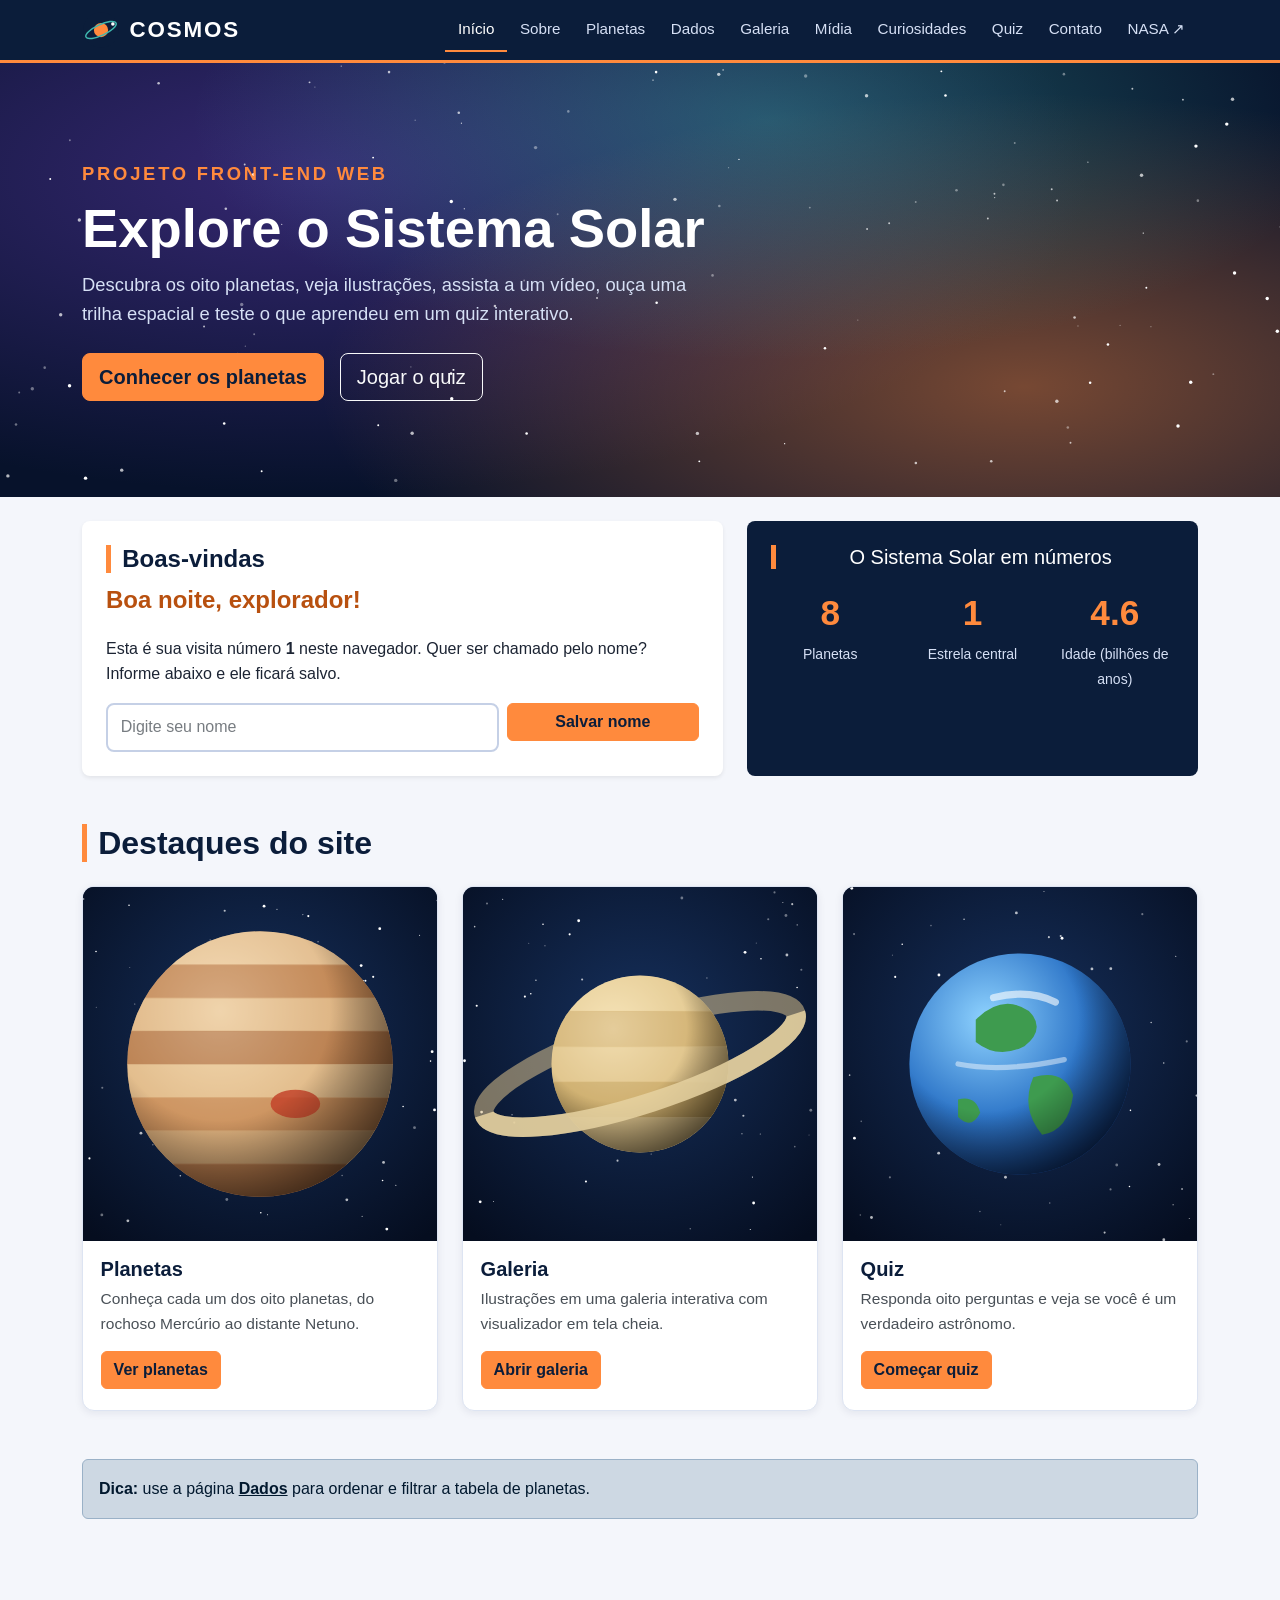
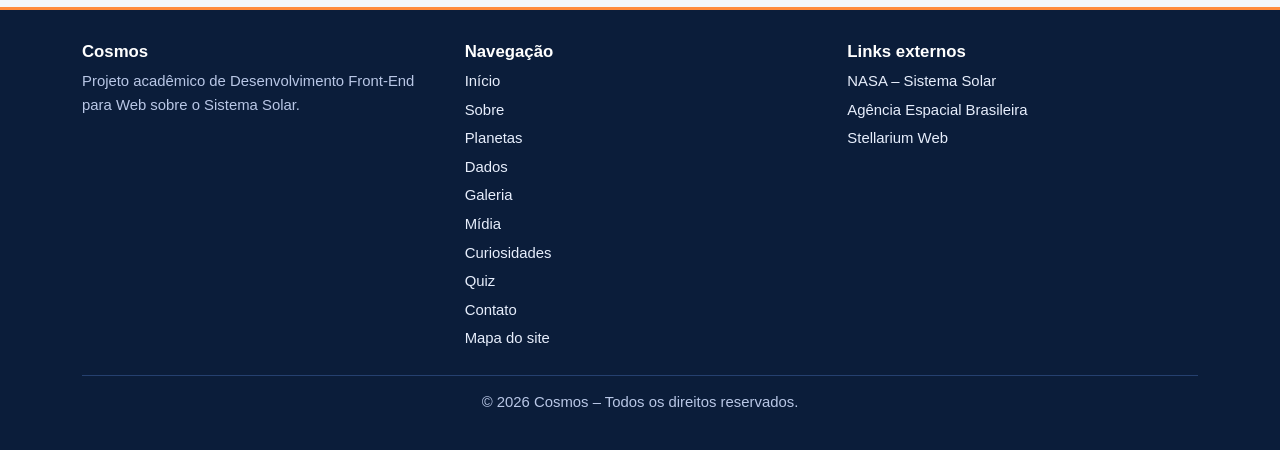
<file: index.html>
<!DOCTYPE html>
<html lang="pt-BR">
<head>
  <meta charset="UTF-8">
  <meta name="viewport" content="width=device-width, initial-scale=1">
  <meta name="description" content="Explore o Sistema Solar com o projeto Cosmos.">
  <title>Início | Cosmos</title>
  <link rel="icon" href="img/logo.svg" type="image/svg+xml">
  <link rel="stylesheet" href="css/bootstrap.min.css">
  <link rel="stylesheet" href="css/estilo.css">
  <style>
    section h2 {
      border-left: 5px solid #ff8a3d;
      padding-left: 0.7rem;
    }

    #saudacao {
      color: #b8500f;
    }

    .faixa-numeros {
      background-color: #0b1d3a;
      color: #d6e0f5;
    }

    .faixa-numeros .destaque-numero {
      color: #ff8a3d;
    }
  </style>
</head>
<body>
  <header class="cabecalho">
    <nav class="navbar navbar-expand-xl" aria-label="Menu principal">
      <div class="container">
        <a class="marca" href="index.html"><img src="img/logo.svg" alt="">Cosmos</a>
        <button class="navbar-toggler" type="button" data-bs-toggle="collapse" data-bs-target="#menu" aria-controls="menu" aria-expanded="false" aria-label="Abrir menu">
          <span class="navbar-toggler-icon"></span>
        </button>
        <div class="collapse navbar-collapse justify-content-end" id="menu">
          <ul class="navbar-nav">
            <li class="nav-item"><a class="menu-link" href="index.html">Início</a></li>
            <li class="nav-item"><a class="menu-link" href="sobre.html">Sobre</a></li>
            <li class="nav-item"><a class="menu-link" href="planetas.html">Planetas</a></li>
            <li class="nav-item"><a class="menu-link" href="dados.html">Dados</a></li>
            <li class="nav-item"><a class="menu-link" href="galeria.html">Galeria</a></li>
            <li class="nav-item"><a class="menu-link" href="multimidia.html">Mídia</a></li>
            <li class="nav-item"><a class="menu-link" href="curiosidades.html">Curiosidades</a></li>
            <li class="nav-item"><a class="menu-link" href="quiz.html">Quiz</a></li>
            <li class="nav-item"><a class="menu-link" href="contato.html">Contato</a></li>
            <li class="nav-item"><a class="menu-link" href="https://science.nasa.gov/solar-system/" target="_blank" rel="noopener">NASA &#8599;</a></li>
          </ul>
        </div>
      </div>
    </nav>
  </header>
  <section class="hero" aria-labelledby="titulo-hero">
    <div class="container">
      <p class="text-uppercase fw-bold mb-2" style="color: #ff8a3d; letter-spacing: 0.15em;">Projeto Front-End Web</p>
      <h1 id="titulo-hero">Explore o Sistema Solar</h1>
      <p>Descubra os oito planetas, veja ilustrações, assista a um vídeo, ouça uma trilha espacial e teste o que aprendeu em um quiz interativo.</p>
      <div class="d-flex flex-wrap gap-3 mt-4">
        <a class="btn btn-warning btn-lg fw-bold" href="planetas.html">Conhecer os planetas</a>
        <a class="btn btn-outline-light btn-lg" href="quiz.html">Jogar o quiz</a>
      </div>
    </div>
  </section>
  <main class="container py-4">
    <section class="mb-5" aria-labelledby="t-boas-vindas">
      <div class="row g-4 align-items-stretch">
        <div class="col-lg-7">
          <div class="p-4 bg-white rounded-3 shadow-sm h-100">
            <h2 id="t-boas-vindas" class="h4">Boas-vindas</h2>
            <p id="saudacao" class="fs-4 fw-bold"></p>
            <p>Esta é sua visita número <strong id="contador-visitas">1</strong> neste navegador. Quer ser chamado pelo nome? Informe abaixo e ele ficará salvo.</p>
            <form id="form-nome" class="row g-2 formulario">
              <div class="col-sm-8">
                <label for="campo-nome" class="visually-hidden">Seu nome</label>
                <input type="text" id="campo-nome" class="form-control" placeholder="Digite seu nome" required minlength="2">
              </div>
              <div class="col-sm-4">
                <button type="submit" class="btn btn-primary w-100 fw-bold">Salvar nome</button>
              </div>
            </form>
            <div id="aviso-nome" class="alert alert-success mt-3 mb-0 d-none" role="alert">Nome salvo com sucesso! Ele será lembrado nas próximas visitas.</div>
          </div>
        </div>
        <div class="col-lg-5">
          <aside class="p-4 rounded-3 text-center h-100 faixa-numeros">
            <h2 class="h5 text-white">O Sistema Solar em números</h2>
            <div class="row mt-3" id="painel-numeros"></div>
          </aside>
        </div>
      </div>
    </section>

    <section aria-labelledby="t-destaques">
      <h2 id="t-destaques" class="mb-4">Destaques do site</h2>
      <div class="row row-cols-1 row-cols-md-2 row-cols-xl-3 g-4">
        <div class="col">
          <article class="card h-100 cartao">
            <img src="img/jupiter.svg" class="card-img-top" alt="Ilustração: Planetas">
            <div class="card-body cartao-corpo d-flex flex-column">
              <h3 class="card-title">Planetas</h3>
              <p class="card-text flex-grow-1">Conheça cada um dos oito planetas, do rochoso Mercúrio ao distante Netuno.</p>
              <a href="planetas.html" class="btn btn-warning fw-bold align-self-start">Ver planetas</a>
            </div>
          </article>
        </div>
        <div class="col">
          <article class="card h-100 cartao">
            <img src="img/saturno.svg" class="card-img-top" alt="Ilustração: Galeria">
            <div class="card-body cartao-corpo d-flex flex-column">
              <h3 class="card-title">Galeria</h3>
              <p class="card-text flex-grow-1">Ilustrações em uma galeria interativa com visualizador em tela cheia.</p>
              <a href="galeria.html" class="btn btn-warning fw-bold align-self-start">Abrir galeria</a>
            </div>
          </article>
        </div>
        <div class="col">
          <article class="card h-100 cartao">
            <img src="img/terra.svg" class="card-img-top" alt="Ilustração: Quiz">
            <div class="card-body cartao-corpo d-flex flex-column">
              <h3 class="card-title">Quiz</h3>
              <p class="card-text flex-grow-1">Responda oito perguntas e veja se você é um verdadeiro astrônomo.</p>
              <a href="quiz.html" class="btn btn-warning fw-bold align-self-start">Começar quiz</a>
            </div>
          </article>
        </div>
      </div>
    </section>

    <div class="alert alert-info mt-5" role="alert">
      <strong>Dica:</strong> use a página <a href="dados.html" class="alert-link">Dados</a> para ordenar e filtrar a tabela de planetas.
    </div>
  </main>
  <footer class="rodape">
    <div class="container">
      <div class="rodape-colunas">
        <div>
          <h4>Cosmos</h4>
          <p>Projeto acadêmico de Desenvolvimento Front-End para Web sobre o Sistema Solar.</p>
        </div>
        <div>
          <h4>Navegação</h4>
          <ul>
            <li><a href="index.html">Início</a></li>
            <li><a href="sobre.html">Sobre</a></li>
            <li><a href="planetas.html">Planetas</a></li>
            <li><a href="dados.html">Dados</a></li>
            <li><a href="galeria.html">Galeria</a></li>
            <li><a href="multimidia.html">Mídia</a></li>
            <li><a href="curiosidades.html">Curiosidades</a></li>
            <li><a href="quiz.html">Quiz</a></li>
            <li><a href="contato.html">Contato</a></li>
            <li><a href="mapa-do-site.html">Mapa do site</a></li>
          </ul>
        </div>
        <div>
          <h4>Links externos</h4>
          <ul>
            <li><a href="https://science.nasa.gov/solar-system/" target="_blank" rel="noopener">NASA – Sistema Solar</a></li>
            <li><a href="https://www.gov.br/aeb" target="_blank" rel="noopener">Agência Espacial Brasileira</a></li>
            <li><a href="https://stellarium-web.org/" target="_blank" rel="noopener">Stellarium Web</a></li>
          </ul>
        </div>
      </div>
      <p class="direitos">&copy; <span id="ano-atual">2026</span> Cosmos – Todos os direitos reservados.</p>
    </div>
  </footer>
    <script src="js/bootstrap.bundle.min.js"></script>
    <script src="js/comum.js"></script>
    <script src="js/inicio.js"></script>
</body>
</html>
</file>
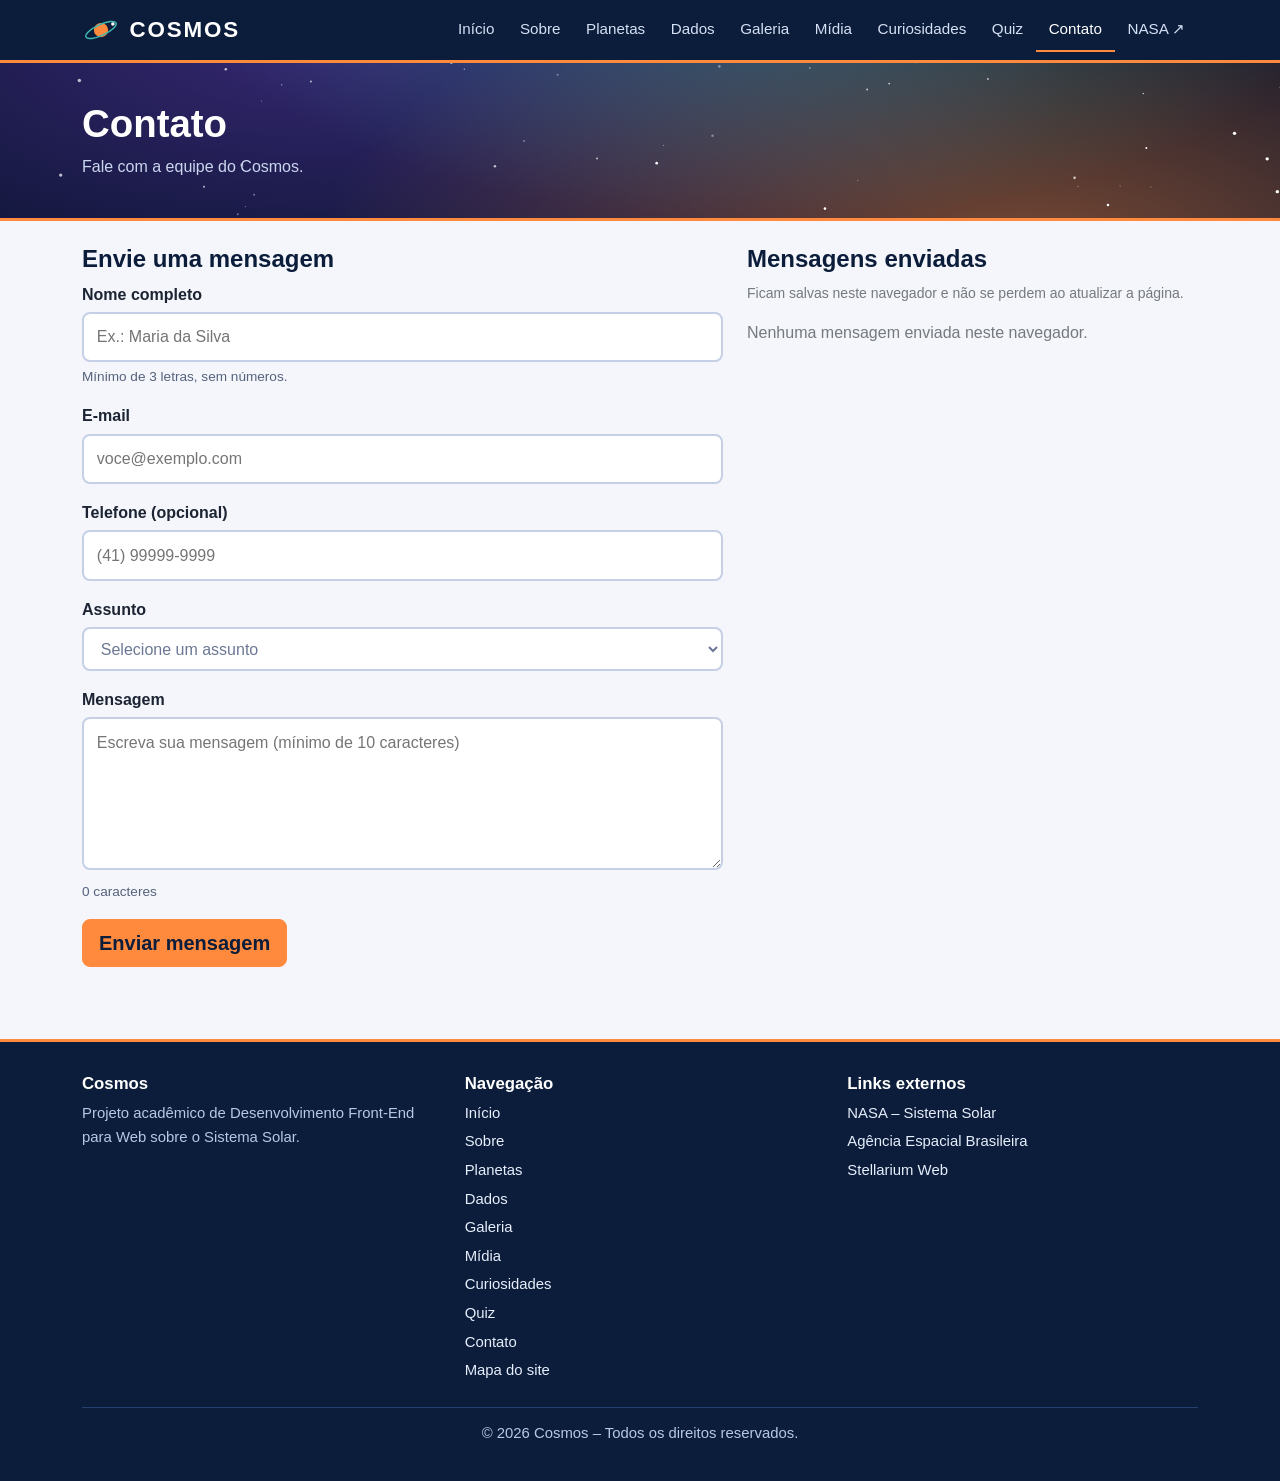
<file: contato.html>
<!DOCTYPE html>
<html lang="pt-BR">
<head>
  <meta charset="UTF-8">
  <meta name="viewport" content="width=device-width, initial-scale=1">
  <meta name="description" content="Fale com a equipe do Cosmos.">
  <title>Contato | Cosmos</title>
  <link rel="icon" href="img/logo.svg" type="image/svg+xml">
  <link rel="stylesheet" href="css/bootstrap.min.css">
  <link rel="stylesheet" href="css/estilo.css">
</head>
<body>
  <header class="cabecalho">
    <nav class="navbar navbar-expand-xl" aria-label="Menu principal">
      <div class="container">
        <a class="marca" href="index.html"><img src="img/logo.svg" alt="">Cosmos</a>
        <button class="navbar-toggler" type="button" data-bs-toggle="collapse" data-bs-target="#menu" aria-controls="menu" aria-expanded="false" aria-label="Abrir menu">
          <span class="navbar-toggler-icon"></span>
        </button>
        <div class="collapse navbar-collapse justify-content-end" id="menu">
          <ul class="navbar-nav">
            <li class="nav-item"><a class="menu-link" href="index.html">Início</a></li>
            <li class="nav-item"><a class="menu-link" href="sobre.html">Sobre</a></li>
            <li class="nav-item"><a class="menu-link" href="planetas.html">Planetas</a></li>
            <li class="nav-item"><a class="menu-link" href="dados.html">Dados</a></li>
            <li class="nav-item"><a class="menu-link" href="galeria.html">Galeria</a></li>
            <li class="nav-item"><a class="menu-link" href="multimidia.html">Mídia</a></li>
            <li class="nav-item"><a class="menu-link" href="curiosidades.html">Curiosidades</a></li>
            <li class="nav-item"><a class="menu-link" href="quiz.html">Quiz</a></li>
            <li class="nav-item"><a class="menu-link" href="contato.html">Contato</a></li>
            <li class="nav-item"><a class="menu-link" href="https://science.nasa.gov/solar-system/" target="_blank" rel="noopener">NASA &#8599;</a></li>
          </ul>
        </div>
      </div>
    </nav>
  </header>
  <section class="titulo-pagina">
    <div class="container">
      <h1>Contato</h1>
      <p>Fale com a equipe do Cosmos.</p>
    </div>
  </section>
  <main class="container py-4">
    <div class="row g-4">
      <section class="col-lg-7" aria-labelledby="t-form">
        <h2 id="t-form" class="h4">Envie uma mensagem</h2>
        <div id="alerta-envio" class="alert alert-success d-none" role="alert"></div>
        <form id="form-contato" class="formulario">
          <div class="mb-3">
            <label for="nome">Nome completo</label>
            <input type="text" id="nome" name="nome" placeholder="Ex.: Maria da Silva" required minlength="3" pattern="[A-Za-zÀ-ÿ ]{3,}" title="Use apenas letras e espaços (mínimo de 3 caracteres).">
            <span class="ajuda">Mínimo de 3 letras, sem números.</span>
          </div>
          <div class="mb-3">
            <label for="email">E-mail</label>
            <input type="email" id="email" name="email" placeholder="voce@exemplo.com" required>
          </div>
          <div class="mb-3">
            <label for="telefone">Telefone (opcional)</label>
            <input type="text" id="telefone" name="telefone" placeholder="(41) 99999-9999" pattern="\(?\d{2}\)?\s?\d{4,5}-?\d{4}" title="Formato: (41) 99999-9999">
          </div>
          <div class="mb-3">
            <label for="assunto">Assunto</label>
            <select id="assunto" name="assunto" required>
              <option value="">Selecione um assunto</option>
              <option>Dúvida sobre os planetas</option>
              <option>Sugestão de conteúdo</option>
              <option>Elogio</option>
              <option>Reportar um problema</option>
            </select>
          </div>
          <div class="mb-3">
            <label for="mensagem">Mensagem</label>
            <textarea id="mensagem" name="mensagem" rows="5" placeholder="Escreva sua mensagem (mínimo de 10 caracteres)" required minlength="10"></textarea>
            <span class="ajuda" id="contador-caracteres">0 caracteres</span>
          </div>
          <button type="submit" class="btn btn-warning btn-lg fw-bold">Enviar mensagem</button>
        </form>
      </section>
      <aside class="col-lg-5" aria-labelledby="t-salvas">
        <h2 id="t-salvas" class="h4">Mensagens enviadas</h2>
        <p class="text-muted small">Ficam salvas neste navegador e não se perdem ao atualizar a página.</p>
        <div id="lista-mensagens"></div>
        <button type="button" id="limpar-mensagens" class="btn btn-outline-danger btn-sm" hidden>Apagar todas</button>
      </aside>
    </div>
  </main>
  <footer class="rodape">
    <div class="container">
      <div class="rodape-colunas">
        <div>
          <h4>Cosmos</h4>
          <p>Projeto acadêmico de Desenvolvimento Front-End para Web sobre o Sistema Solar.</p>
        </div>
        <div>
          <h4>Navegação</h4>
          <ul>
            <li><a href="index.html">Início</a></li>
            <li><a href="sobre.html">Sobre</a></li>
            <li><a href="planetas.html">Planetas</a></li>
            <li><a href="dados.html">Dados</a></li>
            <li><a href="galeria.html">Galeria</a></li>
            <li><a href="multimidia.html">Mídia</a></li>
            <li><a href="curiosidades.html">Curiosidades</a></li>
            <li><a href="quiz.html">Quiz</a></li>
            <li><a href="contato.html">Contato</a></li>
            <li><a href="mapa-do-site.html">Mapa do site</a></li>
          </ul>
        </div>
        <div>
          <h4>Links externos</h4>
          <ul>
            <li><a href="https://science.nasa.gov/solar-system/" target="_blank" rel="noopener">NASA – Sistema Solar</a></li>
            <li><a href="https://www.gov.br/aeb" target="_blank" rel="noopener">Agência Espacial Brasileira</a></li>
            <li><a href="https://stellarium-web.org/" target="_blank" rel="noopener">Stellarium Web</a></li>
          </ul>
        </div>
      </div>
      <p class="direitos">&copy; <span id="ano-atual">2026</span> Cosmos – Todos os direitos reservados.</p>
    </div>
  </footer>
    <script src="js/bootstrap.bundle.min.js"></script>
    <script src="js/comum.js"></script>
    <script src="js/contato.js"></script>
</body>
</html>
</file>
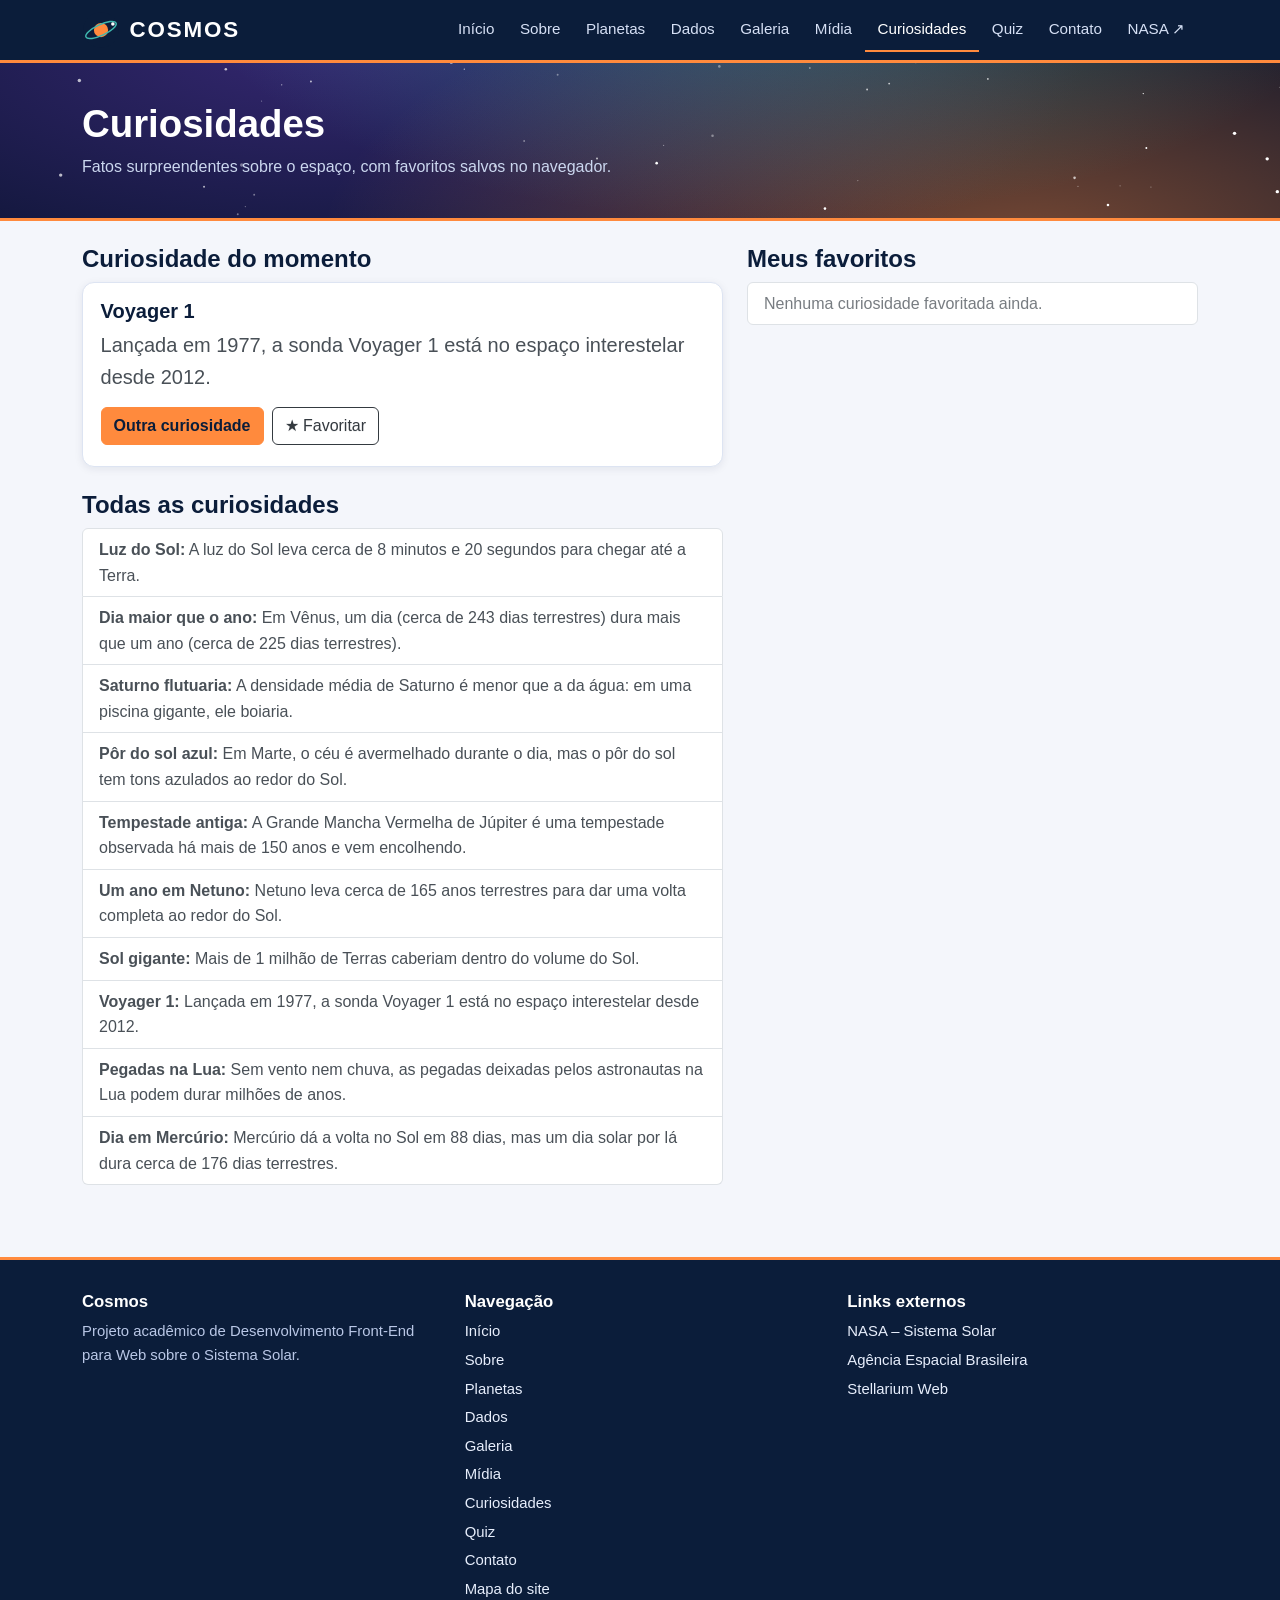
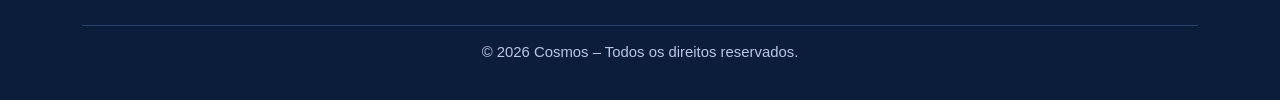
<file: curiosidades.html>
<!DOCTYPE html>
<html lang="pt-BR">
<head>
  <meta charset="UTF-8">
  <meta name="viewport" content="width=device-width, initial-scale=1">
  <meta name="description" content="Fatos surpreendentes sobre o espaço, com favoritos salvos no navegador.">
  <title>Curiosidades | Cosmos</title>
  <link rel="icon" href="img/logo.svg" type="image/svg+xml">
  <link rel="stylesheet" href="css/bootstrap.min.css">
  <link rel="stylesheet" href="css/estilo.css">
</head>
<body>
  <header class="cabecalho">
    <nav class="navbar navbar-expand-xl" aria-label="Menu principal">
      <div class="container">
        <a class="marca" href="index.html"><img src="img/logo.svg" alt="">Cosmos</a>
        <button class="navbar-toggler" type="button" data-bs-toggle="collapse" data-bs-target="#menu" aria-controls="menu" aria-expanded="false" aria-label="Abrir menu">
          <span class="navbar-toggler-icon"></span>
        </button>
        <div class="collapse navbar-collapse justify-content-end" id="menu">
          <ul class="navbar-nav">
            <li class="nav-item"><a class="menu-link" href="index.html">Início</a></li>
            <li class="nav-item"><a class="menu-link" href="sobre.html">Sobre</a></li>
            <li class="nav-item"><a class="menu-link" href="planetas.html">Planetas</a></li>
            <li class="nav-item"><a class="menu-link" href="dados.html">Dados</a></li>
            <li class="nav-item"><a class="menu-link" href="galeria.html">Galeria</a></li>
            <li class="nav-item"><a class="menu-link" href="multimidia.html">Mídia</a></li>
            <li class="nav-item"><a class="menu-link" href="curiosidades.html">Curiosidades</a></li>
            <li class="nav-item"><a class="menu-link" href="quiz.html">Quiz</a></li>
            <li class="nav-item"><a class="menu-link" href="contato.html">Contato</a></li>
            <li class="nav-item"><a class="menu-link" href="https://science.nasa.gov/solar-system/" target="_blank" rel="noopener">NASA &#8599;</a></li>
          </ul>
        </div>
      </div>
    </nav>
  </header>
  <section class="titulo-pagina">
    <div class="container">
      <h1>Curiosidades</h1>
      <p>Fatos surpreendentes sobre o espaço, com favoritos salvos no navegador.</p>
    </div>
  </section>
  <main class="container py-4">
    <div class="row g-4">
      <section class="col-lg-7" aria-labelledby="t-sorteio">
        <h2 id="t-sorteio" class="h4">Curiosidade do momento</h2>
        <div class="card cartao">
          <div class="card-body cartao-corpo">
            <h3 id="curio-titulo" class="card-title"></h3>
            <p id="curio-texto" class="card-text fs-5"></p>
            <div class="d-flex flex-wrap gap-2">
              <button type="button" id="sortear" class="btn btn-warning fw-bold">Outra curiosidade</button>
              <button type="button" id="favoritar" class="btn btn-outline-dark">&#9733; Favoritar</button>
            </div>
          </div>
        </div>
        <h2 class="h4 mt-4">Todas as curiosidades</h2>
        <ul id="lista-curiosidades" class="list-group"></ul>
      </section>
      <aside class="col-lg-5" aria-labelledby="t-fav">
        <h2 id="t-fav" class="h4">Meus favoritos</h2>
        <ul id="lista-favoritos" class="list-group"></ul>
      </aside>
    </div>
  </main>
  <footer class="rodape">
    <div class="container">
      <div class="rodape-colunas">
        <div>
          <h4>Cosmos</h4>
          <p>Projeto acadêmico de Desenvolvimento Front-End para Web sobre o Sistema Solar.</p>
        </div>
        <div>
          <h4>Navegação</h4>
          <ul>
            <li><a href="index.html">Início</a></li>
            <li><a href="sobre.html">Sobre</a></li>
            <li><a href="planetas.html">Planetas</a></li>
            <li><a href="dados.html">Dados</a></li>
            <li><a href="galeria.html">Galeria</a></li>
            <li><a href="multimidia.html">Mídia</a></li>
            <li><a href="curiosidades.html">Curiosidades</a></li>
            <li><a href="quiz.html">Quiz</a></li>
            <li><a href="contato.html">Contato</a></li>
            <li><a href="mapa-do-site.html">Mapa do site</a></li>
          </ul>
        </div>
        <div>
          <h4>Links externos</h4>
          <ul>
            <li><a href="https://science.nasa.gov/solar-system/" target="_blank" rel="noopener">NASA – Sistema Solar</a></li>
            <li><a href="https://www.gov.br/aeb" target="_blank" rel="noopener">Agência Espacial Brasileira</a></li>
            <li><a href="https://stellarium-web.org/" target="_blank" rel="noopener">Stellarium Web</a></li>
          </ul>
        </div>
      </div>
      <p class="direitos">&copy; <span id="ano-atual">2026</span> Cosmos – Todos os direitos reservados.</p>
    </div>
  </footer>
    <script src="js/bootstrap.bundle.min.js"></script>
    <script src="js/comum.js"></script>
    <script src="js/curiosidades.js"></script>
</body>
</html>
</file>
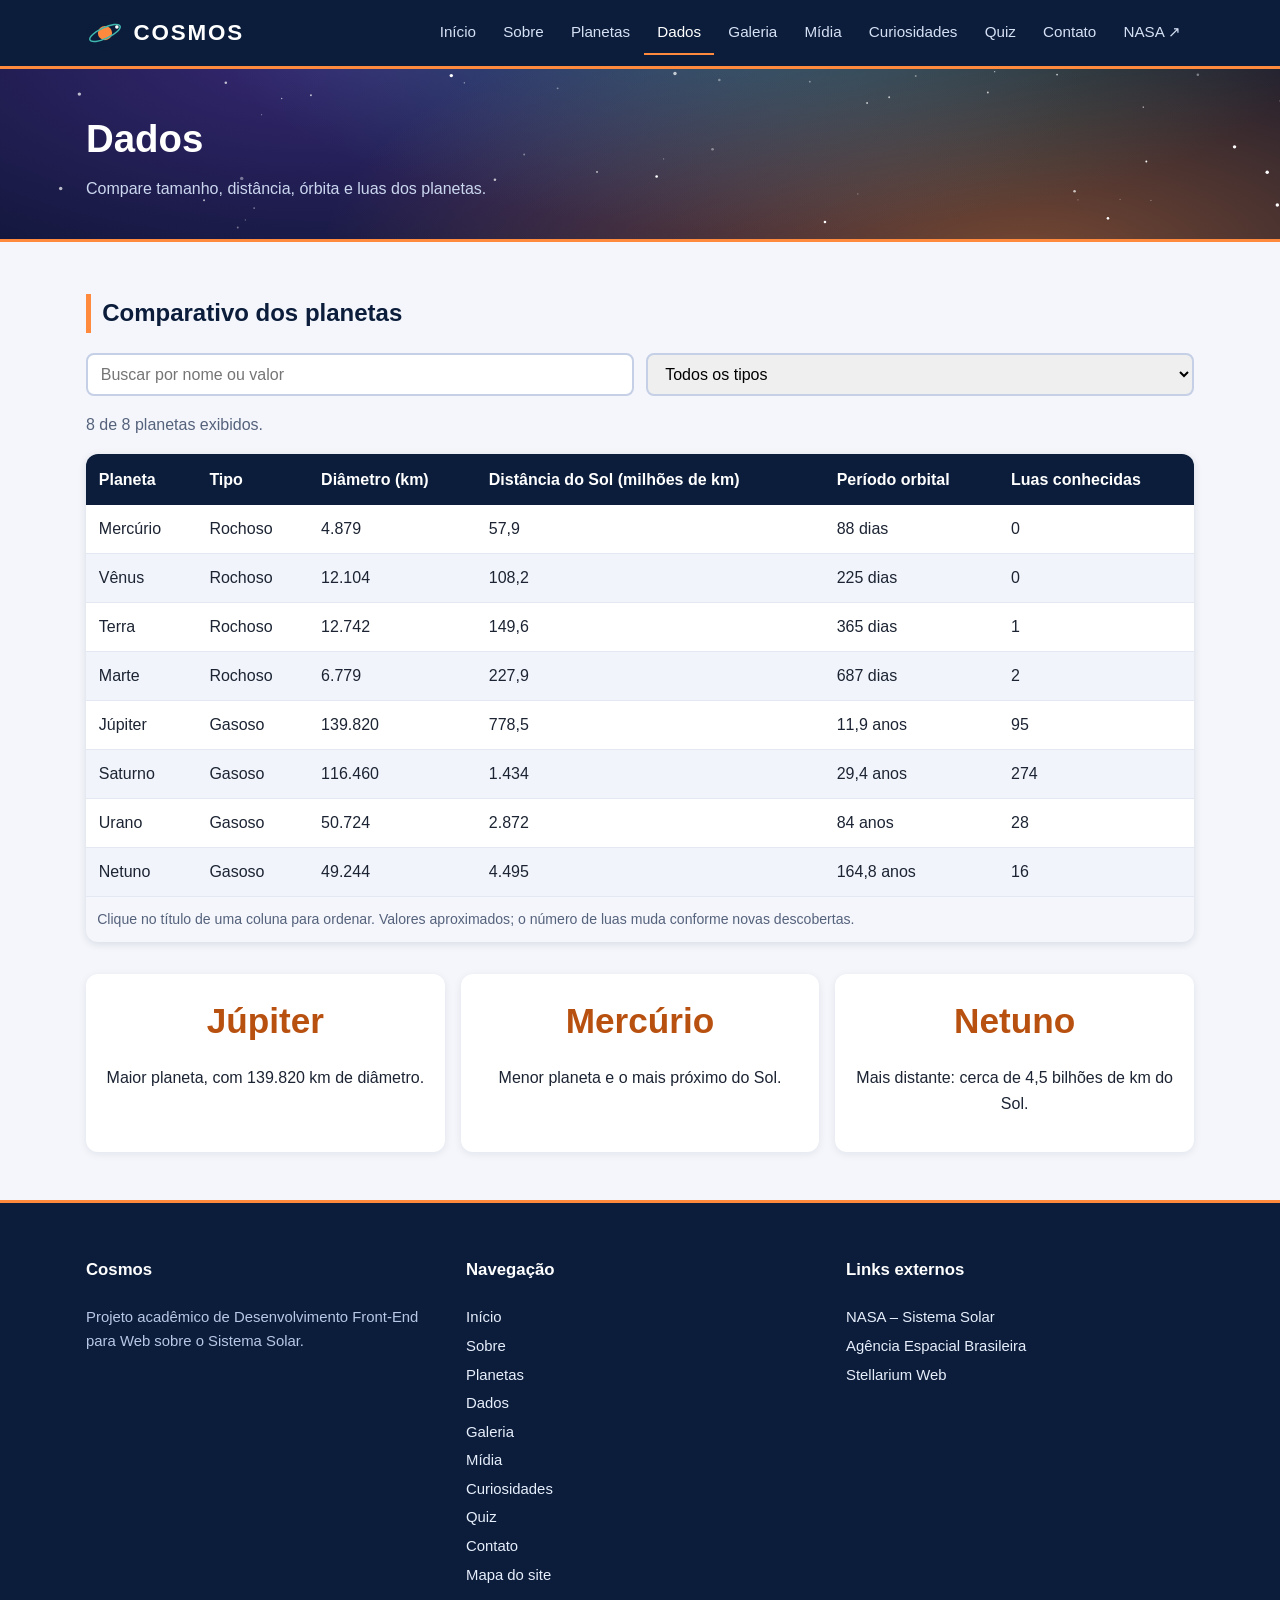
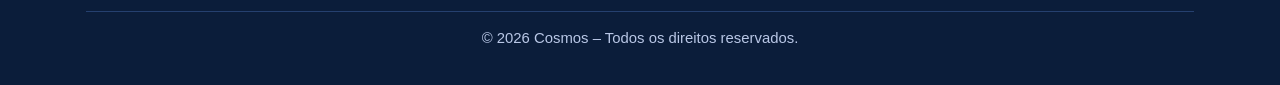
<file: dados.html>
<!DOCTYPE html>
<html lang="pt-BR">
<head>
  <meta charset="UTF-8">
  <meta name="viewport" content="width=device-width, initial-scale=1">
  <meta name="description" content="Compare tamanho, distância, órbita e luas dos planetas.">
  <title>Dados | Cosmos</title>
  <link rel="icon" href="img/logo.svg" type="image/svg+xml">
  <link rel="stylesheet" href="css/estilo.css">
  <link rel="stylesheet" href="css/puro.css">
  <style>
    .titulo-secao {
      border-left: 5px solid #ff8a3d;
      padding-left: 0.7rem;
    }

    .visually-hidden-puro {
      position: absolute;
      width: 1px;
      height: 1px;
      overflow: hidden;
      clip: rect(0 0 0 0);
    }

    #resultado-busca {
      color: #55627c;
    }
  </style>
</head>
<body>
  <header class="cabecalho">
    <nav aria-label="Menu principal">
      <div class="container-puro">
        <div class="barra">
          <a class="marca" href="index.html"><img src="img/logo.svg" alt="">Cosmos</a>
          <button class="botao-menu" id="botao-menu" type="button" aria-expanded="false" aria-controls="menu-puro" aria-label="Abrir menu">&#9776;</button>
          <ul class="menu-puro" id="menu-puro">
            <li><a class="menu-link" href="index.html">Início</a></li>
            <li><a class="menu-link" href="sobre.html">Sobre</a></li>
            <li><a class="menu-link" href="planetas.html">Planetas</a></li>
            <li><a class="menu-link" href="dados.html">Dados</a></li>
            <li><a class="menu-link" href="galeria.html">Galeria</a></li>
            <li><a class="menu-link" href="multimidia.html">Mídia</a></li>
            <li><a class="menu-link" href="curiosidades.html">Curiosidades</a></li>
            <li><a class="menu-link" href="quiz.html">Quiz</a></li>
            <li><a class="menu-link" href="contato.html">Contato</a></li>
            <li><a class="menu-link" href="https://science.nasa.gov/solar-system/" target="_blank" rel="noopener">NASA &#8599;</a></li>
          </ul>
        </div>
      </div>
    </nav>
  </header>
  <section class="titulo-pagina">
    <div class="container-puro">
      <h1>Dados</h1>
      <p>Compare tamanho, distância, órbita e luas dos planetas.</p>
    </div>
  </section>
  <main class="container-puro" style="padding-top: 2rem;">
    <section aria-labelledby="t-tabela">
      <h2 id="t-tabela" class="titulo-secao">Comparativo dos planetas</h2>
      <div class="busca">
        <label for="busca" class="visually-hidden-puro">Buscar planeta</label>
        <input type="search" id="busca" placeholder="Buscar por nome ou valor">
        <label for="filtro-tipo" class="visually-hidden-puro">Filtrar por tipo</label>
        <select id="filtro-tipo">
          <option value="todos">Todos os tipos</option>
          <option value="rochoso">Rochosos</option>
          <option value="gasoso">Gasosos</option>
        </select>
      </div>
      <p id="resultado-busca" role="status"></p>
      <div class="tabela-wrap">
        <table class="tabela" id="tabela-planetas">
          <caption>Clique no título de uma coluna para ordenar. Valores aproximados; o número de luas muda conforme novas descobertas.</caption>
          <thead>
            <tr>
              <th scope="col">Planeta</th>
              <th scope="col">Tipo</th>
              <th scope="col">Diâmetro (km)</th>
              <th scope="col">Distância do Sol (milhões de km)</th>
              <th scope="col">Período orbital</th>
              <th scope="col">Luas conhecidas</th>
            </tr>
          </thead>
          <tbody>
            <tr data-tipo="rochoso">
              <td>Mercúrio</td>
              <td>Rochoso</td>
              <td data-valor="4879">4.879</td>
              <td data-valor="57.9">57,9</td>
              <td data-valor="88">88 dias</td>
              <td data-valor="0">0</td>
            </tr>
            <tr data-tipo="rochoso">
              <td>Vênus</td>
              <td>Rochoso</td>
              <td data-valor="12104">12.104</td>
              <td data-valor="108.2">108,2</td>
              <td data-valor="225">225 dias</td>
              <td data-valor="0">0</td>
            </tr>
            <tr data-tipo="rochoso">
              <td>Terra</td>
              <td>Rochoso</td>
              <td data-valor="12742">12.742</td>
              <td data-valor="149.6">149,6</td>
              <td data-valor="365">365 dias</td>
              <td data-valor="1">1</td>
            </tr>
            <tr data-tipo="rochoso">
              <td>Marte</td>
              <td>Rochoso</td>
              <td data-valor="6779">6.779</td>
              <td data-valor="227.9">227,9</td>
              <td data-valor="687">687 dias</td>
              <td data-valor="2">2</td>
            </tr>
            <tr data-tipo="gasoso">
              <td>Júpiter</td>
              <td>Gasoso</td>
              <td data-valor="139820">139.820</td>
              <td data-valor="778.5">778,5</td>
              <td data-valor="4333">11,9 anos</td>
              <td data-valor="95">95</td>
            </tr>
            <tr data-tipo="gasoso">
              <td>Saturno</td>
              <td>Gasoso</td>
              <td data-valor="116460">116.460</td>
              <td data-valor="1434">1.434</td>
              <td data-valor="10759">29,4 anos</td>
              <td data-valor="274">274</td>
            </tr>
            <tr data-tipo="gasoso">
              <td>Urano</td>
              <td>Gasoso</td>
              <td data-valor="50724">50.724</td>
              <td data-valor="2872">2.872</td>
              <td data-valor="30687">84 anos</td>
              <td data-valor="28">28</td>
            </tr>
            <tr data-tipo="gasoso">
              <td>Netuno</td>
              <td>Gasoso</td>
              <td data-valor="49244">49.244</td>
              <td data-valor="4495">4.495</td>
              <td data-valor="60190">164,8 anos</td>
              <td data-valor="16">16</td>
            </tr>
          </tbody>
        </table>
      </div>
    </section>

    <section class="grade-info" style="margin-top: 2rem;" aria-label="Recordes do Sistema Solar">
      <div class="info-box"><div class="destaque-numero">Júpiter</div><p>Maior planeta, com 139.820 km de diâmetro.</p></div>
      <div class="info-box"><div class="destaque-numero">Mercúrio</div><p>Menor planeta e o mais próximo do Sol.</p></div>
      <div class="info-box"><div class="destaque-numero">Netuno</div><p>Mais distante: cerca de 4,5 bilhões de km do Sol.</p></div>
    </section>
  </main>
  <footer class="rodape">
    <div class="container-puro">
      <div class="rodape-colunas">
        <div>
          <h4>Cosmos</h4>
          <p>Projeto acadêmico de Desenvolvimento Front-End para Web sobre o Sistema Solar.</p>
        </div>
        <div>
          <h4>Navegação</h4>
          <ul>
            <li><a href="index.html">Início</a></li>
            <li><a href="sobre.html">Sobre</a></li>
            <li><a href="planetas.html">Planetas</a></li>
            <li><a href="dados.html">Dados</a></li>
            <li><a href="galeria.html">Galeria</a></li>
            <li><a href="multimidia.html">Mídia</a></li>
            <li><a href="curiosidades.html">Curiosidades</a></li>
            <li><a href="quiz.html">Quiz</a></li>
            <li><a href="contato.html">Contato</a></li>
            <li><a href="mapa-do-site.html">Mapa do site</a></li>
          </ul>
        </div>
        <div>
          <h4>Links externos</h4>
          <ul>
            <li><a href="https://science.nasa.gov/solar-system/" target="_blank" rel="noopener">NASA – Sistema Solar</a></li>
            <li><a href="https://www.gov.br/aeb" target="_blank" rel="noopener">Agência Espacial Brasileira</a></li>
            <li><a href="https://stellarium-web.org/" target="_blank" rel="noopener">Stellarium Web</a></li>
          </ul>
        </div>
      </div>
      <p class="direitos">&copy; <span id="ano-atual">2026</span> Cosmos – Todos os direitos reservados.</p>
    </div>
  </footer>
    <script src="js/comum.js"></script>
    <script src="js/dados.js"></script>
</body>
</html>
</file>
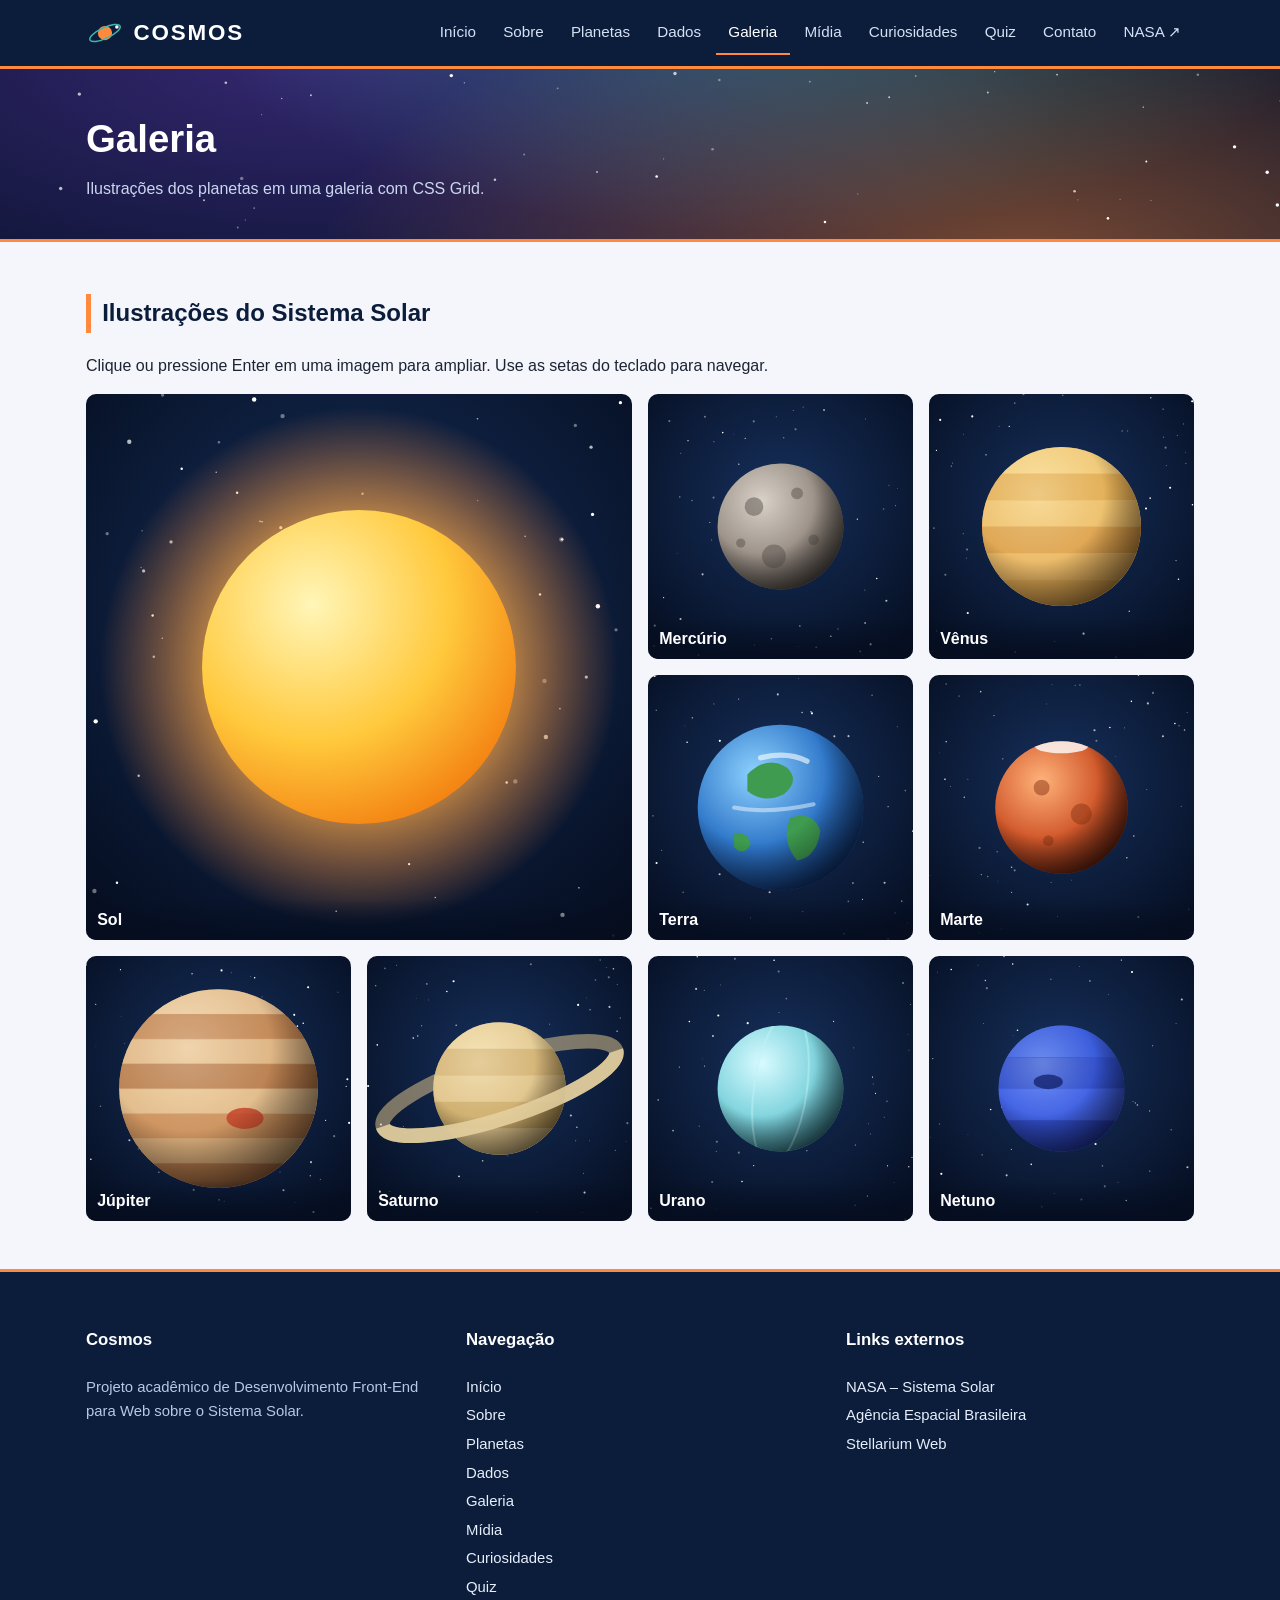
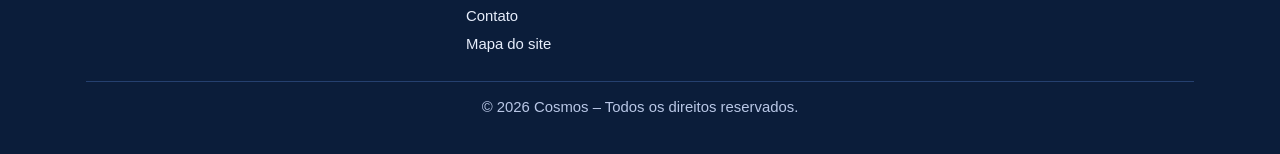
<file: galeria.html>
<!DOCTYPE html>
<html lang="pt-BR">
<head>
  <meta charset="UTF-8">
  <meta name="viewport" content="width=device-width, initial-scale=1">
  <meta name="description" content="Ilustrações dos planetas em uma galeria com CSS Grid.">
  <title>Galeria | Cosmos</title>
  <link rel="icon" href="img/logo.svg" type="image/svg+xml">
  <link rel="stylesheet" href="css/estilo.css">
  <link rel="stylesheet" href="css/puro.css">
  <style>
    .titulo-secao {
      border-left: 5px solid #ff8a3d;
      padding-left: 0.7rem;
    }
  </style>
</head>
<body>
  <header class="cabecalho">
    <nav aria-label="Menu principal">
      <div class="container-puro">
        <div class="barra">
          <a class="marca" href="index.html"><img src="img/logo.svg" alt="">Cosmos</a>
          <button class="botao-menu" id="botao-menu" type="button" aria-expanded="false" aria-controls="menu-puro" aria-label="Abrir menu">&#9776;</button>
          <ul class="menu-puro" id="menu-puro">
            <li><a class="menu-link" href="index.html">Início</a></li>
            <li><a class="menu-link" href="sobre.html">Sobre</a></li>
            <li><a class="menu-link" href="planetas.html">Planetas</a></li>
            <li><a class="menu-link" href="dados.html">Dados</a></li>
            <li><a class="menu-link" href="galeria.html">Galeria</a></li>
            <li><a class="menu-link" href="multimidia.html">Mídia</a></li>
            <li><a class="menu-link" href="curiosidades.html">Curiosidades</a></li>
            <li><a class="menu-link" href="quiz.html">Quiz</a></li>
            <li><a class="menu-link" href="contato.html">Contato</a></li>
            <li><a class="menu-link" href="https://science.nasa.gov/solar-system/" target="_blank" rel="noopener">NASA &#8599;</a></li>
          </ul>
        </div>
      </div>
    </nav>
  </header>
  <section class="titulo-pagina">
    <div class="container-puro">
      <h1>Galeria</h1>
      <p>Ilustrações dos planetas em uma galeria com CSS Grid.</p>
    </div>
  </section>
  <main class="container-puro" style="padding-top: 2rem;">
    <section aria-labelledby="t-galeria">
      <h2 id="t-galeria" class="titulo-secao">Ilustrações do Sistema Solar</h2>
      <p>Clique ou pressione Enter em uma imagem para ampliar. Use as setas do teclado para navegar.</p>
      <div class="galeria">
        <figure class="grande" data-descricao="Sol: O Sol é uma estrela anã amarela e responde por quase toda a massa do Sistema Solar.">
          <img src="img/sol.svg" alt="Ilustração de Sol">
          <figcaption>Sol</figcaption>
        </figure>
        <figure data-descricao="Mercúrio: O menor planeta e o mais próximo do Sol. Os dias chegam a cerca de 430 °C e as noites caem a quase −180 °C.">
          <img src="img/mercurio.svg" alt="Ilustração de Mercúrio">
          <figcaption>Mercúrio</figcaption>
        </figure>
        <figure data-descricao="Vênus: O planeta mais quente, com cerca de 465 °C por causa do intenso efeito estufa. Gira no sentido contrário ao da maioria.">
          <img src="img/venus.svg" alt="Ilustração de Vênus">
          <figcaption>Vênus</figcaption>
        </figure>
        <figure data-descricao="Terra: Nosso lar e o único mundo conhecido com vida. Cerca de 71% da superfície é coberta por água líquida.">
          <img src="img/terra.svg" alt="Ilustração de Terra">
          <figcaption>Terra</figcaption>
        </figure>
        <figure data-descricao="Marte: O Planeta Vermelho abriga o Olympus Mons, o maior vulcão conhecido do Sistema Solar, com cerca de 22 km de altura.">
          <img src="img/marte.svg" alt="Ilustração de Marte">
          <figcaption>Marte</figcaption>
        </figure>
        <figure data-descricao="Júpiter: O gigante do Sistema Solar tem massa maior que a de todos os outros planetas somados e uma tempestade secular.">
          <img src="img/jupiter.svg" alt="Ilustração de Júpiter">
          <figcaption>Júpiter</figcaption>
        </figure>
        <figure data-descricao="Saturno: Famoso pelos anéis de gelo e rocha, é tão pouco denso que, em teoria, flutuaria na água.">
          <img src="img/saturno.svg" alt="Ilustração de Saturno">
          <figcaption>Saturno</figcaption>
        </figure>
        <figure data-descricao="Urano: Gigante de gelo que gira praticamente deitado, com o eixo inclinado cerca de 98° em relação à órbita.">
          <img src="img/urano.svg" alt="Ilustração de Urano">
          <figcaption>Urano</figcaption>
        </figure>
        <figure data-descricao="Netuno: O mais distante dos planetas tem os ventos mais rápidos, que ultrapassam 2.000 km/h.">
          <img src="img/netuno.svg" alt="Ilustração de Netuno">
          <figcaption>Netuno</figcaption>
        </figure>
      </div>
    </section>

    <div class="visualizador" id="visualizador" role="dialog" aria-modal="true" aria-label="Imagem ampliada">
      <img id="imagem-grande" src="img/sol.svg" alt="">
      <p id="legenda-grande"></p>
      <div class="botoes-filtro" style="display: flex; gap: 0.7rem;">
        <button type="button" class="btn-cosmo btn-cosmo-claro" id="anterior">&larr; Anterior</button>
        <button type="button" class="btn-cosmo btn-cosmo-claro" id="proximo">Próxima &rarr;</button>
        <button type="button" class="btn-cosmo" id="fechar-visualizador">Fechar</button>
      </div>
    </div>
  </main>
  <footer class="rodape">
    <div class="container-puro">
      <div class="rodape-colunas">
        <div>
          <h4>Cosmos</h4>
          <p>Projeto acadêmico de Desenvolvimento Front-End para Web sobre o Sistema Solar.</p>
        </div>
        <div>
          <h4>Navegação</h4>
          <ul>
            <li><a href="index.html">Início</a></li>
            <li><a href="sobre.html">Sobre</a></li>
            <li><a href="planetas.html">Planetas</a></li>
            <li><a href="dados.html">Dados</a></li>
            <li><a href="galeria.html">Galeria</a></li>
            <li><a href="multimidia.html">Mídia</a></li>
            <li><a href="curiosidades.html">Curiosidades</a></li>
            <li><a href="quiz.html">Quiz</a></li>
            <li><a href="contato.html">Contato</a></li>
            <li><a href="mapa-do-site.html">Mapa do site</a></li>
          </ul>
        </div>
        <div>
          <h4>Links externos</h4>
          <ul>
            <li><a href="https://science.nasa.gov/solar-system/" target="_blank" rel="noopener">NASA – Sistema Solar</a></li>
            <li><a href="https://www.gov.br/aeb" target="_blank" rel="noopener">Agência Espacial Brasileira</a></li>
            <li><a href="https://stellarium-web.org/" target="_blank" rel="noopener">Stellarium Web</a></li>
          </ul>
        </div>
      </div>
      <p class="direitos">&copy; <span id="ano-atual">2026</span> Cosmos – Todos os direitos reservados.</p>
    </div>
  </footer>
    <script src="js/comum.js"></script>
    <script src="js/galeria.js"></script>
</body>
</html>
</file>
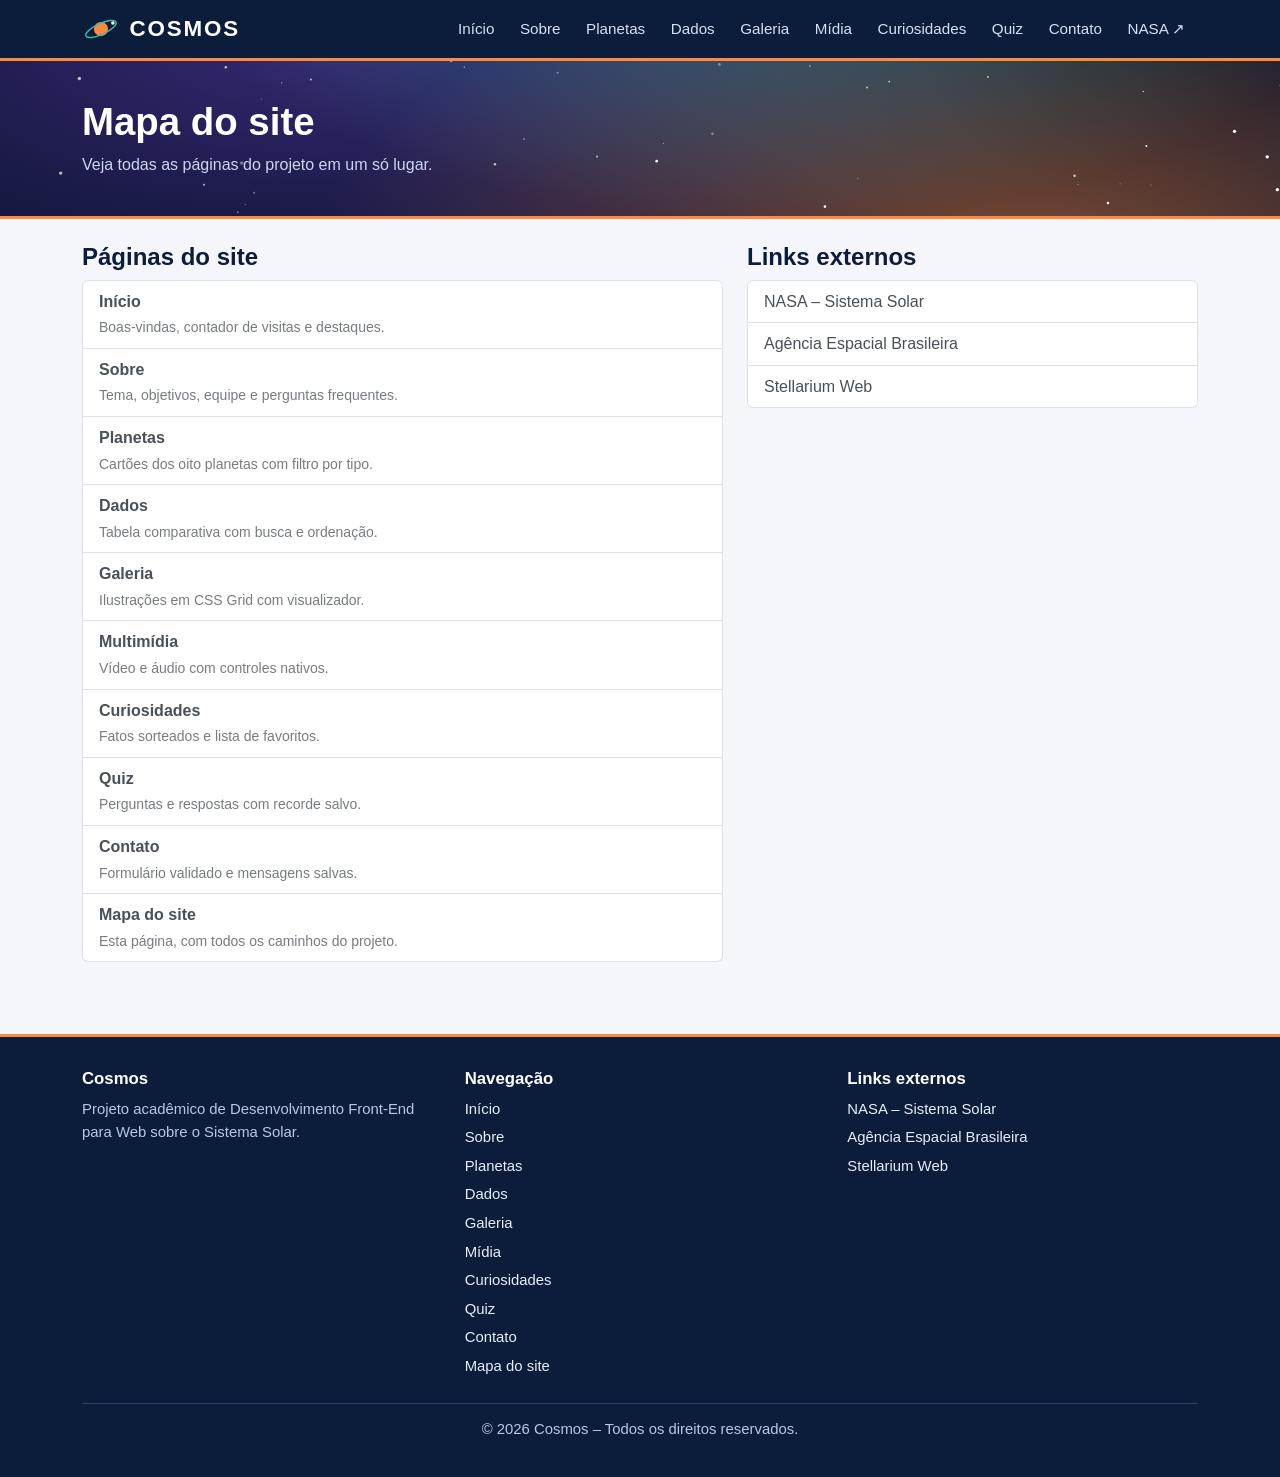
<file: mapa-do-site.html>
<!DOCTYPE html>
<html lang="pt-BR">
<head>
  <meta charset="UTF-8">
  <meta name="viewport" content="width=device-width, initial-scale=1">
  <meta name="description" content="Veja todas as páginas do projeto em um só lugar.">
  <title>Mapa do site | Cosmos</title>
  <link rel="icon" href="img/logo.svg" type="image/svg+xml">
  <link rel="stylesheet" href="css/bootstrap.min.css">
  <link rel="stylesheet" href="css/estilo.css">
</head>
<body>
  <header class="cabecalho">
    <nav class="navbar navbar-expand-xl" aria-label="Menu principal">
      <div class="container">
        <a class="marca" href="index.html"><img src="img/logo.svg" alt="">Cosmos</a>
        <button class="navbar-toggler" type="button" data-bs-toggle="collapse" data-bs-target="#menu" aria-controls="menu" aria-expanded="false" aria-label="Abrir menu">
          <span class="navbar-toggler-icon"></span>
        </button>
        <div class="collapse navbar-collapse justify-content-end" id="menu">
          <ul class="navbar-nav">
            <li class="nav-item"><a class="menu-link" href="index.html">Início</a></li>
            <li class="nav-item"><a class="menu-link" href="sobre.html">Sobre</a></li>
            <li class="nav-item"><a class="menu-link" href="planetas.html">Planetas</a></li>
            <li class="nav-item"><a class="menu-link" href="dados.html">Dados</a></li>
            <li class="nav-item"><a class="menu-link" href="galeria.html">Galeria</a></li>
            <li class="nav-item"><a class="menu-link" href="multimidia.html">Mídia</a></li>
            <li class="nav-item"><a class="menu-link" href="curiosidades.html">Curiosidades</a></li>
            <li class="nav-item"><a class="menu-link" href="quiz.html">Quiz</a></li>
            <li class="nav-item"><a class="menu-link" href="contato.html">Contato</a></li>
            <li class="nav-item"><a class="menu-link" href="https://science.nasa.gov/solar-system/" target="_blank" rel="noopener">NASA &#8599;</a></li>
          </ul>
        </div>
      </div>
    </nav>
  </header>
  <section class="titulo-pagina">
    <div class="container">
      <h1>Mapa do site</h1>
      <p>Veja todas as páginas do projeto em um só lugar.</p>
    </div>
  </section>
  <main class="container py-4">
    <div class="row g-4">
      <section class="col-lg-7" aria-labelledby="t-paginas">
        <h2 id="t-paginas" class="h4">Páginas do site</h2>
        <nav class="list-group" aria-label="Lista de páginas">
          <a class="list-group-item list-group-item-action" href="index.html"><strong>Início</strong><br><small class="text-muted">Boas-vindas, contador de visitas e destaques.</small></a>
          <a class="list-group-item list-group-item-action" href="sobre.html"><strong>Sobre</strong><br><small class="text-muted">Tema, objetivos, equipe e perguntas frequentes.</small></a>
          <a class="list-group-item list-group-item-action" href="planetas.html"><strong>Planetas</strong><br><small class="text-muted">Cartões dos oito planetas com filtro por tipo.</small></a>
          <a class="list-group-item list-group-item-action" href="dados.html"><strong>Dados</strong><br><small class="text-muted">Tabela comparativa com busca e ordenação.</small></a>
          <a class="list-group-item list-group-item-action" href="galeria.html"><strong>Galeria</strong><br><small class="text-muted">Ilustrações em CSS Grid com visualizador.</small></a>
          <a class="list-group-item list-group-item-action" href="multimidia.html"><strong>Multimídia</strong><br><small class="text-muted">Vídeo e áudio com controles nativos.</small></a>
          <a class="list-group-item list-group-item-action" href="curiosidades.html"><strong>Curiosidades</strong><br><small class="text-muted">Fatos sorteados e lista de favoritos.</small></a>
          <a class="list-group-item list-group-item-action" href="quiz.html"><strong>Quiz</strong><br><small class="text-muted">Perguntas e respostas com recorde salvo.</small></a>
          <a class="list-group-item list-group-item-action" href="contato.html"><strong>Contato</strong><br><small class="text-muted">Formulário validado e mensagens salvas.</small></a>
          <a class="list-group-item list-group-item-action" href="mapa-do-site.html"><strong>Mapa do site</strong><br><small class="text-muted">Esta página, com todos os caminhos do projeto.</small></a>
        </nav>
      </section>
      <aside class="col-lg-5" aria-labelledby="t-externos">
        <h2 id="t-externos" class="h4">Links externos</h2>
        <div class="list-group">
          <a class="list-group-item list-group-item-action" href="https://science.nasa.gov/solar-system/" target="_blank" rel="noopener">NASA – Sistema Solar</a>
          <a class="list-group-item list-group-item-action" href="https://www.gov.br/aeb" target="_blank" rel="noopener">Agência Espacial Brasileira</a>
          <a class="list-group-item list-group-item-action" href="https://stellarium-web.org/" target="_blank" rel="noopener">Stellarium Web</a>
        </div>
      </aside>
    </div>
  </main>
  <footer class="rodape">
    <div class="container">
      <div class="rodape-colunas">
        <div>
          <h4>Cosmos</h4>
          <p>Projeto acadêmico de Desenvolvimento Front-End para Web sobre o Sistema Solar.</p>
        </div>
        <div>
          <h4>Navegação</h4>
          <ul>
            <li><a href="index.html">Início</a></li>
            <li><a href="sobre.html">Sobre</a></li>
            <li><a href="planetas.html">Planetas</a></li>
            <li><a href="dados.html">Dados</a></li>
            <li><a href="galeria.html">Galeria</a></li>
            <li><a href="multimidia.html">Mídia</a></li>
            <li><a href="curiosidades.html">Curiosidades</a></li>
            <li><a href="quiz.html">Quiz</a></li>
            <li><a href="contato.html">Contato</a></li>
            <li><a href="mapa-do-site.html">Mapa do site</a></li>
          </ul>
        </div>
        <div>
          <h4>Links externos</h4>
          <ul>
            <li><a href="https://science.nasa.gov/solar-system/" target="_blank" rel="noopener">NASA – Sistema Solar</a></li>
            <li><a href="https://www.gov.br/aeb" target="_blank" rel="noopener">Agência Espacial Brasileira</a></li>
            <li><a href="https://stellarium-web.org/" target="_blank" rel="noopener">Stellarium Web</a></li>
          </ul>
        </div>
      </div>
      <p class="direitos">&copy; <span id="ano-atual">2026</span> Cosmos – Todos os direitos reservados.</p>
    </div>
  </footer>
    <script src="js/bootstrap.bundle.min.js"></script>
    <script src="js/comum.js"></script>
</body>
</html>
</file>
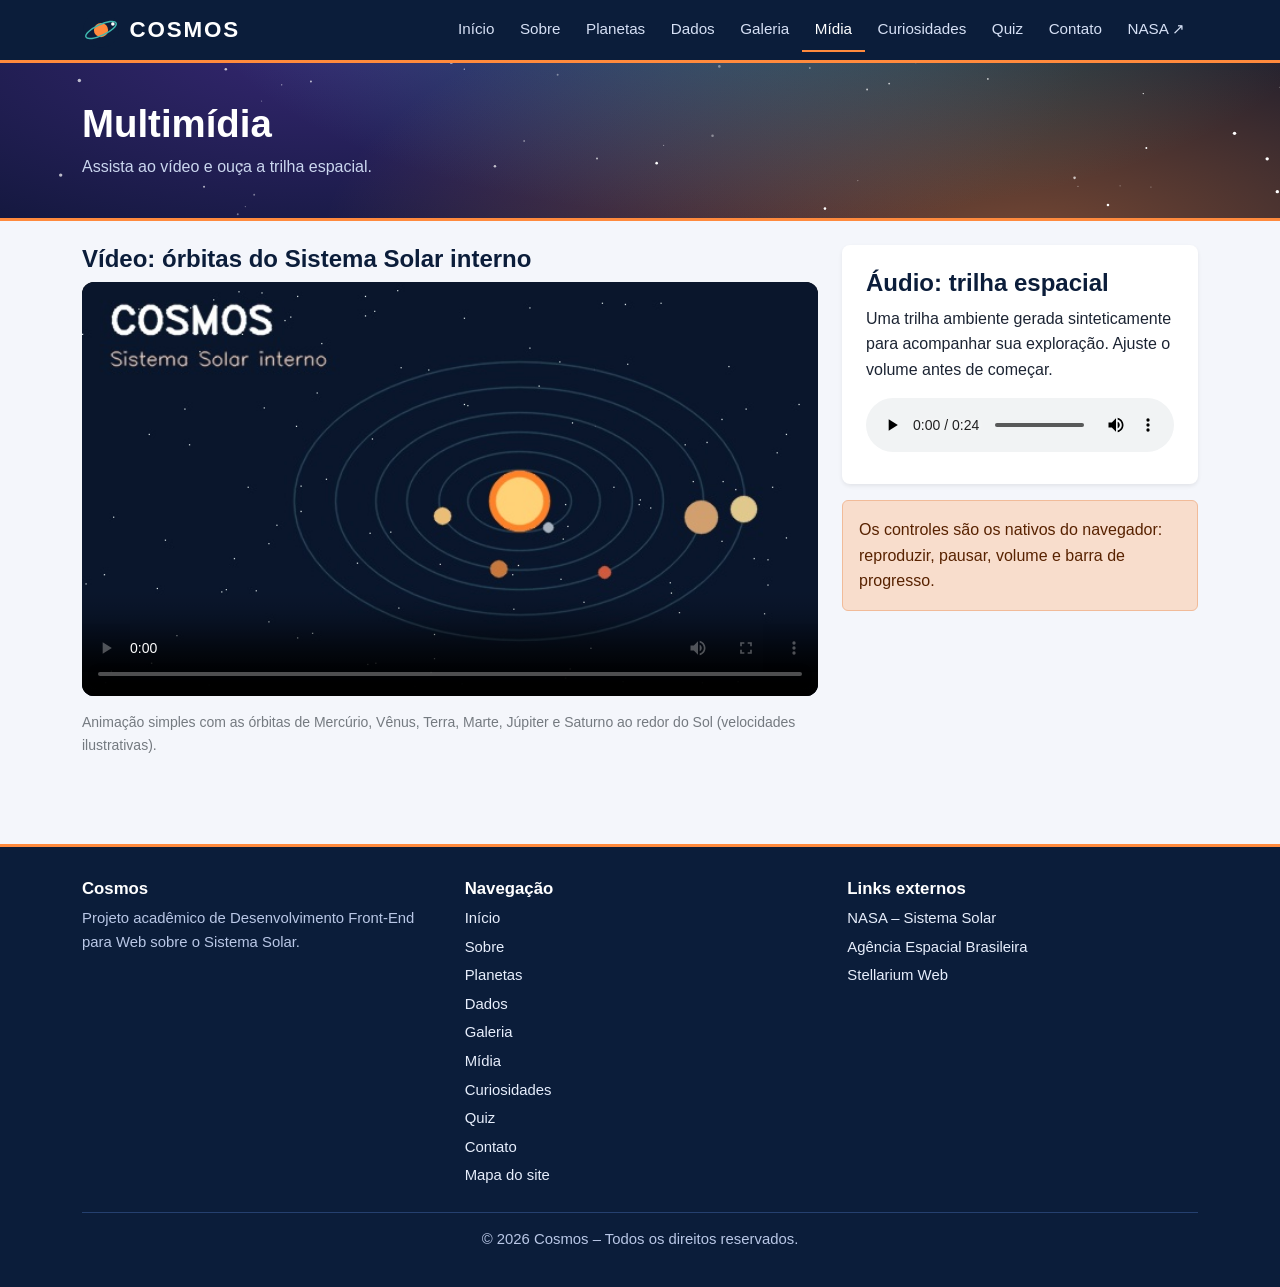
<file: multimidia.html>
<!DOCTYPE html>
<html lang="pt-BR">
<head>
  <meta charset="UTF-8">
  <meta name="viewport" content="width=device-width, initial-scale=1">
  <meta name="description" content="Assista ao vídeo e ouça a trilha espacial.">
  <title>Multimídia | Cosmos</title>
  <link rel="icon" href="img/logo.svg" type="image/svg+xml">
  <link rel="stylesheet" href="css/bootstrap.min.css">
  <link rel="stylesheet" href="css/estilo.css">
</head>
<body>
  <header class="cabecalho">
    <nav class="navbar navbar-expand-xl" aria-label="Menu principal">
      <div class="container">
        <a class="marca" href="index.html"><img src="img/logo.svg" alt="">Cosmos</a>
        <button class="navbar-toggler" type="button" data-bs-toggle="collapse" data-bs-target="#menu" aria-controls="menu" aria-expanded="false" aria-label="Abrir menu">
          <span class="navbar-toggler-icon"></span>
        </button>
        <div class="collapse navbar-collapse justify-content-end" id="menu">
          <ul class="navbar-nav">
            <li class="nav-item"><a class="menu-link" href="index.html">Início</a></li>
            <li class="nav-item"><a class="menu-link" href="sobre.html">Sobre</a></li>
            <li class="nav-item"><a class="menu-link" href="planetas.html">Planetas</a></li>
            <li class="nav-item"><a class="menu-link" href="dados.html">Dados</a></li>
            <li class="nav-item"><a class="menu-link" href="galeria.html">Galeria</a></li>
            <li class="nav-item"><a class="menu-link" href="multimidia.html">Mídia</a></li>
            <li class="nav-item"><a class="menu-link" href="curiosidades.html">Curiosidades</a></li>
            <li class="nav-item"><a class="menu-link" href="quiz.html">Quiz</a></li>
            <li class="nav-item"><a class="menu-link" href="contato.html">Contato</a></li>
            <li class="nav-item"><a class="menu-link" href="https://science.nasa.gov/solar-system/" target="_blank" rel="noopener">NASA &#8599;</a></li>
          </ul>
        </div>
      </div>
    </nav>
  </header>
  <section class="titulo-pagina">
    <div class="container">
      <h1>Multimídia</h1>
      <p>Assista ao vídeo e ouça a trilha espacial.</p>
    </div>
  </section>
  <main class="container py-4">
    <div class="row g-4">
      <section class="col-lg-8" aria-labelledby="t-video">
        <h2 id="t-video" class="h4">Vídeo: órbitas do Sistema Solar interno</h2>
        <div class="media-wrap">
          <video controls preload="metadata" poster="img/poster-video.jpg">
            <source src="video/sistema-solar.mp4" type="video/mp4">
            Seu navegador não suporta a reprodução de vídeo.
          </video>
        </div>
        <p class="mt-2 text-muted small">Animação simples com as órbitas de Mercúrio, Vênus, Terra, Marte, Júpiter e Saturno ao redor do Sol (velocidades ilustrativas).</p>
      </section>
      <aside class="col-lg-4" aria-labelledby="t-audio">
        <div class="p-4 bg-white rounded-3 shadow-sm">
          <h2 id="t-audio" class="h4">Áudio: trilha espacial</h2>
          <p>Uma trilha ambiente gerada sinteticamente para acompanhar sua exploração. Ajuste o volume antes de começar.</p>
          <div class="media-wrap">
            <audio controls preload="metadata">
              <source src="audio/ambiente.mp3" type="audio/mpeg">
              Seu navegador não suporta a reprodução de áudio.
            </audio>
          </div>
        </div>
        <div class="alert alert-warning mt-3" role="alert">
          Os controles são os nativos do navegador: reproduzir, pausar, volume e barra de progresso.
        </div>
      </aside>
    </div>
  </main>
  <footer class="rodape">
    <div class="container">
      <div class="rodape-colunas">
        <div>
          <h4>Cosmos</h4>
          <p>Projeto acadêmico de Desenvolvimento Front-End para Web sobre o Sistema Solar.</p>
        </div>
        <div>
          <h4>Navegação</h4>
          <ul>
            <li><a href="index.html">Início</a></li>
            <li><a href="sobre.html">Sobre</a></li>
            <li><a href="planetas.html">Planetas</a></li>
            <li><a href="dados.html">Dados</a></li>
            <li><a href="galeria.html">Galeria</a></li>
            <li><a href="multimidia.html">Mídia</a></li>
            <li><a href="curiosidades.html">Curiosidades</a></li>
            <li><a href="quiz.html">Quiz</a></li>
            <li><a href="contato.html">Contato</a></li>
            <li><a href="mapa-do-site.html">Mapa do site</a></li>
          </ul>
        </div>
        <div>
          <h4>Links externos</h4>
          <ul>
            <li><a href="https://science.nasa.gov/solar-system/" target="_blank" rel="noopener">NASA – Sistema Solar</a></li>
            <li><a href="https://www.gov.br/aeb" target="_blank" rel="noopener">Agência Espacial Brasileira</a></li>
            <li><a href="https://stellarium-web.org/" target="_blank" rel="noopener">Stellarium Web</a></li>
          </ul>
        </div>
      </div>
      <p class="direitos">&copy; <span id="ano-atual">2026</span> Cosmos – Todos os direitos reservados.</p>
    </div>
  </footer>
    <script src="js/bootstrap.bundle.min.js"></script>
    <script src="js/comum.js"></script>
</body>
</html>
</file>
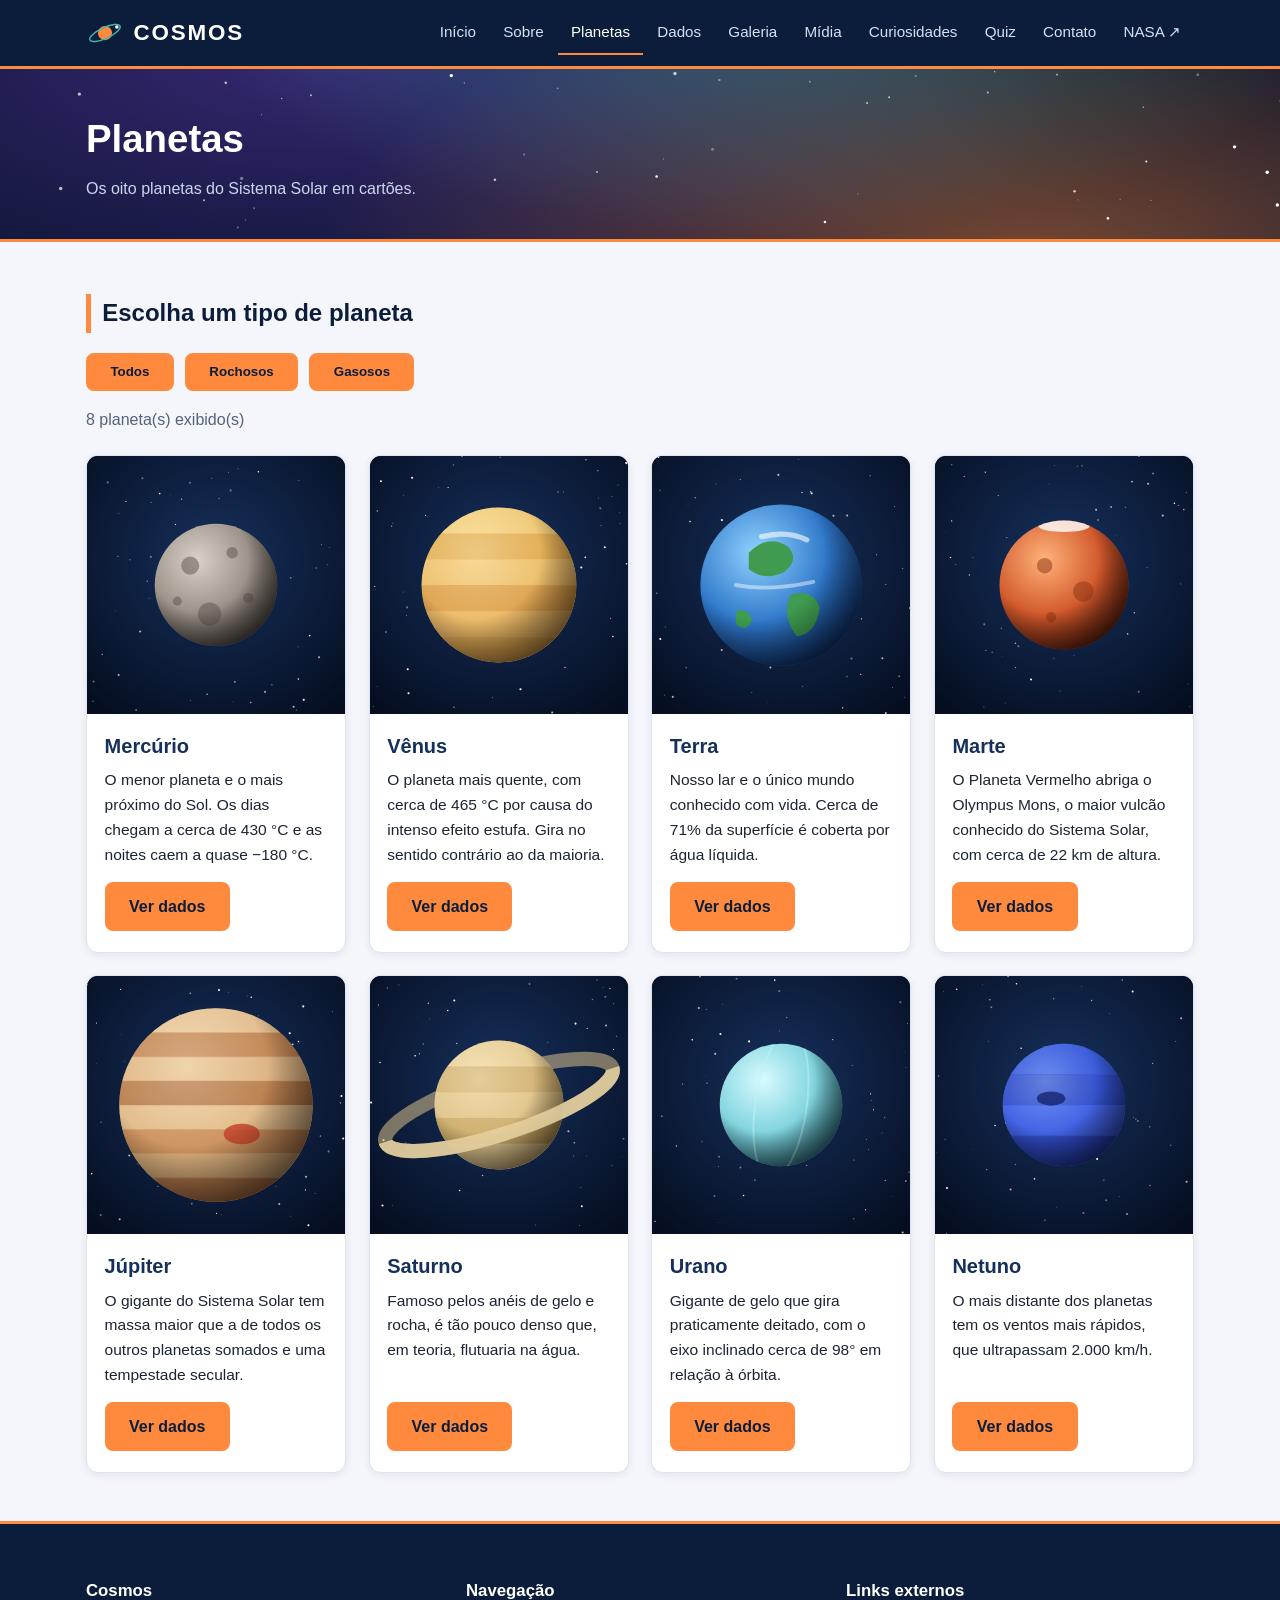
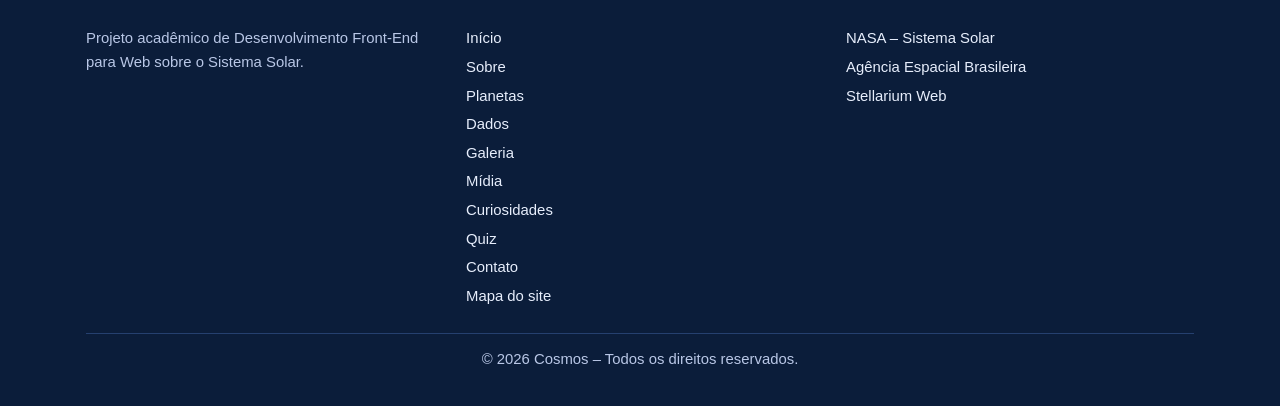
<file: planetas.html>
<!DOCTYPE html>
<html lang="pt-BR">
<head>
  <meta charset="UTF-8">
  <meta name="viewport" content="width=device-width, initial-scale=1">
  <meta name="description" content="Os oito planetas do Sistema Solar em cartões.">
  <title>Planetas | Cosmos</title>
  <link rel="icon" href="img/logo.svg" type="image/svg+xml">
  <link rel="stylesheet" href="css/estilo.css">
  <link rel="stylesheet" href="css/puro.css">
  <style>
    .titulo-secao {
      border-left: 5px solid #ff8a3d;
      padding-left: 0.7rem;
    }

    .botoes-filtro {
      display: flex;
      flex-wrap: wrap;
      gap: 0.7rem;
      margin-bottom: 0.8rem;
    }

    #contador-cartoes {
      color: #55627c;
      margin-bottom: 1.4rem;
    }

    .cartao h3 {
      color: #16305c;
    }
  </style>
</head>
<body>
  <header class="cabecalho">
    <nav aria-label="Menu principal">
      <div class="container-puro">
        <div class="barra">
          <a class="marca" href="index.html"><img src="img/logo.svg" alt="">Cosmos</a>
          <button class="botao-menu" id="botao-menu" type="button" aria-expanded="false" aria-controls="menu-puro" aria-label="Abrir menu">&#9776;</button>
          <ul class="menu-puro" id="menu-puro">
            <li><a class="menu-link" href="index.html">Início</a></li>
            <li><a class="menu-link" href="sobre.html">Sobre</a></li>
            <li><a class="menu-link" href="planetas.html">Planetas</a></li>
            <li><a class="menu-link" href="dados.html">Dados</a></li>
            <li><a class="menu-link" href="galeria.html">Galeria</a></li>
            <li><a class="menu-link" href="multimidia.html">Mídia</a></li>
            <li><a class="menu-link" href="curiosidades.html">Curiosidades</a></li>
            <li><a class="menu-link" href="quiz.html">Quiz</a></li>
            <li><a class="menu-link" href="contato.html">Contato</a></li>
            <li><a class="menu-link" href="https://science.nasa.gov/solar-system/" target="_blank" rel="noopener">NASA &#8599;</a></li>
          </ul>
        </div>
      </div>
    </nav>
  </header>
  <section class="titulo-pagina">
    <div class="container-puro">
      <h1>Planetas</h1>
      <p>Os oito planetas do Sistema Solar em cartões.</p>
    </div>
  </section>
  <main class="container-puro" style="padding-top: 2rem;">
    <section aria-labelledby="t-filtro">
      <h2 id="t-filtro" class="titulo-secao">Escolha um tipo de planeta</h2>
      <div class="botoes-filtro">
        <button type="button" class="btn-cosmo" data-filtro="todos" aria-pressed="true">Todos</button>
        <button type="button" class="btn-cosmo" data-filtro="rochoso" aria-pressed="false">Rochosos</button>
        <button type="button" class="btn-cosmo" data-filtro="gasoso" aria-pressed="false">Gasosos</button>
      </div>
      <p id="contador-cartoes" role="status">8 planeta(s) exibido(s)</p>
      <div class="linha-cartoes">
        <article class="cartao" data-tipo="rochoso">
          <img src="img/mercurio.svg" alt="Ilustração de Mercúrio">
          <div class="cartao-corpo">
            <h3>Mercúrio</h3>
            <p>O menor planeta e o mais próximo do Sol. Os dias chegam a cerca de 430 °C e as noites caem a quase −180 °C.</p>
            <a class="btn-cosmo" href="dados.html">Ver dados</a>
          </div>
        </article>
        <article class="cartao" data-tipo="rochoso">
          <img src="img/venus.svg" alt="Ilustração de Vênus">
          <div class="cartao-corpo">
            <h3>Vênus</h3>
            <p>O planeta mais quente, com cerca de 465 °C por causa do intenso efeito estufa. Gira no sentido contrário ao da maioria.</p>
            <a class="btn-cosmo" href="dados.html">Ver dados</a>
          </div>
        </article>
        <article class="cartao" data-tipo="rochoso">
          <img src="img/terra.svg" alt="Ilustração de Terra">
          <div class="cartao-corpo">
            <h3>Terra</h3>
            <p>Nosso lar e o único mundo conhecido com vida. Cerca de 71% da superfície é coberta por água líquida.</p>
            <a class="btn-cosmo" href="dados.html">Ver dados</a>
          </div>
        </article>
        <article class="cartao" data-tipo="rochoso">
          <img src="img/marte.svg" alt="Ilustração de Marte">
          <div class="cartao-corpo">
            <h3>Marte</h3>
            <p>O Planeta Vermelho abriga o Olympus Mons, o maior vulcão conhecido do Sistema Solar, com cerca de 22 km de altura.</p>
            <a class="btn-cosmo" href="dados.html">Ver dados</a>
          </div>
        </article>
        <article class="cartao" data-tipo="gasoso">
          <img src="img/jupiter.svg" alt="Ilustração de Júpiter">
          <div class="cartao-corpo">
            <h3>Júpiter</h3>
            <p>O gigante do Sistema Solar tem massa maior que a de todos os outros planetas somados e uma tempestade secular.</p>
            <a class="btn-cosmo" href="dados.html">Ver dados</a>
          </div>
        </article>
        <article class="cartao" data-tipo="gasoso">
          <img src="img/saturno.svg" alt="Ilustração de Saturno">
          <div class="cartao-corpo">
            <h3>Saturno</h3>
            <p>Famoso pelos anéis de gelo e rocha, é tão pouco denso que, em teoria, flutuaria na água.</p>
            <a class="btn-cosmo" href="dados.html">Ver dados</a>
          </div>
        </article>
        <article class="cartao" data-tipo="gasoso">
          <img src="img/urano.svg" alt="Ilustração de Urano">
          <div class="cartao-corpo">
            <h3>Urano</h3>
            <p>Gigante de gelo que gira praticamente deitado, com o eixo inclinado cerca de 98° em relação à órbita.</p>
            <a class="btn-cosmo" href="dados.html">Ver dados</a>
          </div>
        </article>
        <article class="cartao" data-tipo="gasoso">
          <img src="img/netuno.svg" alt="Ilustração de Netuno">
          <div class="cartao-corpo">
            <h3>Netuno</h3>
            <p>O mais distante dos planetas tem os ventos mais rápidos, que ultrapassam 2.000 km/h.</p>
            <a class="btn-cosmo" href="dados.html">Ver dados</a>
          </div>
        </article>
      </div>
    </section>
  </main>
  <footer class="rodape">
    <div class="container-puro">
      <div class="rodape-colunas">
        <div>
          <h4>Cosmos</h4>
          <p>Projeto acadêmico de Desenvolvimento Front-End para Web sobre o Sistema Solar.</p>
        </div>
        <div>
          <h4>Navegação</h4>
          <ul>
            <li><a href="index.html">Início</a></li>
            <li><a href="sobre.html">Sobre</a></li>
            <li><a href="planetas.html">Planetas</a></li>
            <li><a href="dados.html">Dados</a></li>
            <li><a href="galeria.html">Galeria</a></li>
            <li><a href="multimidia.html">Mídia</a></li>
            <li><a href="curiosidades.html">Curiosidades</a></li>
            <li><a href="quiz.html">Quiz</a></li>
            <li><a href="contato.html">Contato</a></li>
            <li><a href="mapa-do-site.html">Mapa do site</a></li>
          </ul>
        </div>
        <div>
          <h4>Links externos</h4>
          <ul>
            <li><a href="https://science.nasa.gov/solar-system/" target="_blank" rel="noopener">NASA – Sistema Solar</a></li>
            <li><a href="https://www.gov.br/aeb" target="_blank" rel="noopener">Agência Espacial Brasileira</a></li>
            <li><a href="https://stellarium-web.org/" target="_blank" rel="noopener">Stellarium Web</a></li>
          </ul>
        </div>
      </div>
      <p class="direitos">&copy; <span id="ano-atual">2026</span> Cosmos – Todos os direitos reservados.</p>
    </div>
  </footer>
    <script src="js/comum.js"></script>
    <script src="js/planetas.js"></script>
</body>
</html>
</file>
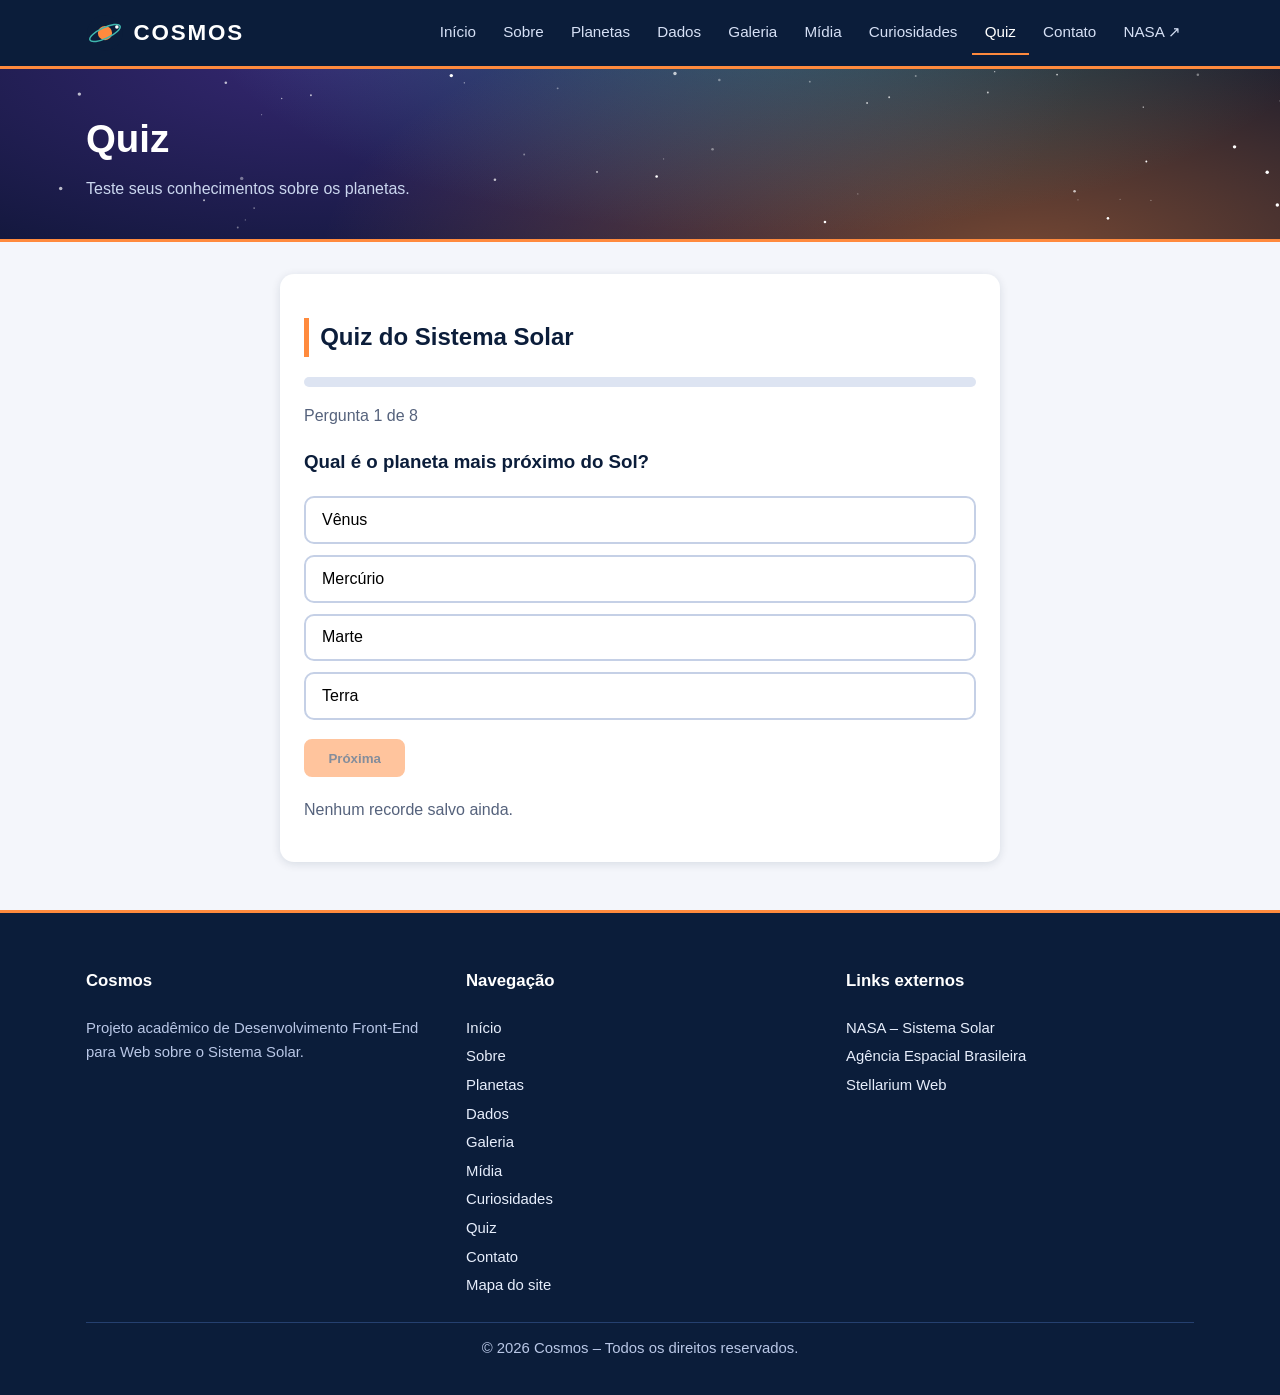
<file: quiz.html>
<!DOCTYPE html>
<html lang="pt-BR">
<head>
  <meta charset="UTF-8">
  <meta name="viewport" content="width=device-width, initial-scale=1">
  <meta name="description" content="Teste seus conhecimentos sobre os planetas.">
  <title>Quiz | Cosmos</title>
  <link rel="icon" href="img/logo.svg" type="image/svg+xml">
  <link rel="stylesheet" href="css/estilo.css">
  <link rel="stylesheet" href="css/puro.css">
  <style>
    .titulo-secao {
      border-left: 5px solid #ff8a3d;
      padding-left: 0.7rem;
    }

    .btn-cosmo:disabled {
      opacity: 0.5;
      cursor: not-allowed;
      transform: none;
    }
  </style>
</head>
<body>
  <header class="cabecalho">
    <nav aria-label="Menu principal">
      <div class="container-puro">
        <div class="barra">
          <a class="marca" href="index.html"><img src="img/logo.svg" alt="">Cosmos</a>
          <button class="botao-menu" id="botao-menu" type="button" aria-expanded="false" aria-controls="menu-puro" aria-label="Abrir menu">&#9776;</button>
          <ul class="menu-puro" id="menu-puro">
            <li><a class="menu-link" href="index.html">Início</a></li>
            <li><a class="menu-link" href="sobre.html">Sobre</a></li>
            <li><a class="menu-link" href="planetas.html">Planetas</a></li>
            <li><a class="menu-link" href="dados.html">Dados</a></li>
            <li><a class="menu-link" href="galeria.html">Galeria</a></li>
            <li><a class="menu-link" href="multimidia.html">Mídia</a></li>
            <li><a class="menu-link" href="curiosidades.html">Curiosidades</a></li>
            <li><a class="menu-link" href="quiz.html">Quiz</a></li>
            <li><a class="menu-link" href="contato.html">Contato</a></li>
            <li><a class="menu-link" href="https://science.nasa.gov/solar-system/" target="_blank" rel="noopener">NASA &#8599;</a></li>
          </ul>
        </div>
      </div>
    </nav>
  </header>
  <section class="titulo-pagina">
    <div class="container-puro">
      <h1>Quiz</h1>
      <p>Teste seus conhecimentos sobre os planetas.</p>
    </div>
  </section>
  <main class="container-puro" style="padding-top: 2rem;">
    <section class="quiz-caixa" aria-labelledby="t-quiz" style="max-width: 720px; margin: 0 auto;">
      <h2 id="t-quiz" class="titulo-secao">Quiz do Sistema Solar</h2>
      <div class="progresso" aria-hidden="true"><div id="barra-progresso"></div></div>
      <div id="area-pergunta">
        <p id="numero-pergunta" style="color: #55627c; margin-bottom: 0.2rem;"></p>
        <h3 id="texto-pergunta"></h3>
        <div class="opcoes" id="opcoes"></div>
        <button type="button" class="btn-cosmo" id="proxima" disabled>Próxima</button>
      </div>
      <div id="area-resultado" hidden>
        <h3>Resultado</h3>
        <p id="texto-placar"></p>
        <button type="button" class="btn-cosmo" id="reiniciar">Jogar novamente</button>
      </div>
      <p id="texto-recorde" style="margin-top: 1.2rem; color: #55627c;"></p>
    </section>
  </main>
  <footer class="rodape">
    <div class="container-puro">
      <div class="rodape-colunas">
        <div>
          <h4>Cosmos</h4>
          <p>Projeto acadêmico de Desenvolvimento Front-End para Web sobre o Sistema Solar.</p>
        </div>
        <div>
          <h4>Navegação</h4>
          <ul>
            <li><a href="index.html">Início</a></li>
            <li><a href="sobre.html">Sobre</a></li>
            <li><a href="planetas.html">Planetas</a></li>
            <li><a href="dados.html">Dados</a></li>
            <li><a href="galeria.html">Galeria</a></li>
            <li><a href="multimidia.html">Mídia</a></li>
            <li><a href="curiosidades.html">Curiosidades</a></li>
            <li><a href="quiz.html">Quiz</a></li>
            <li><a href="contato.html">Contato</a></li>
            <li><a href="mapa-do-site.html">Mapa do site</a></li>
          </ul>
        </div>
        <div>
          <h4>Links externos</h4>
          <ul>
            <li><a href="https://science.nasa.gov/solar-system/" target="_blank" rel="noopener">NASA – Sistema Solar</a></li>
            <li><a href="https://www.gov.br/aeb" target="_blank" rel="noopener">Agência Espacial Brasileira</a></li>
            <li><a href="https://stellarium-web.org/" target="_blank" rel="noopener">Stellarium Web</a></li>
          </ul>
        </div>
      </div>
      <p class="direitos">&copy; <span id="ano-atual">2026</span> Cosmos – Todos os direitos reservados.</p>
    </div>
  </footer>
    <script src="js/comum.js"></script>
    <script src="js/quiz.js"></script>
</body>
</html>
</file>
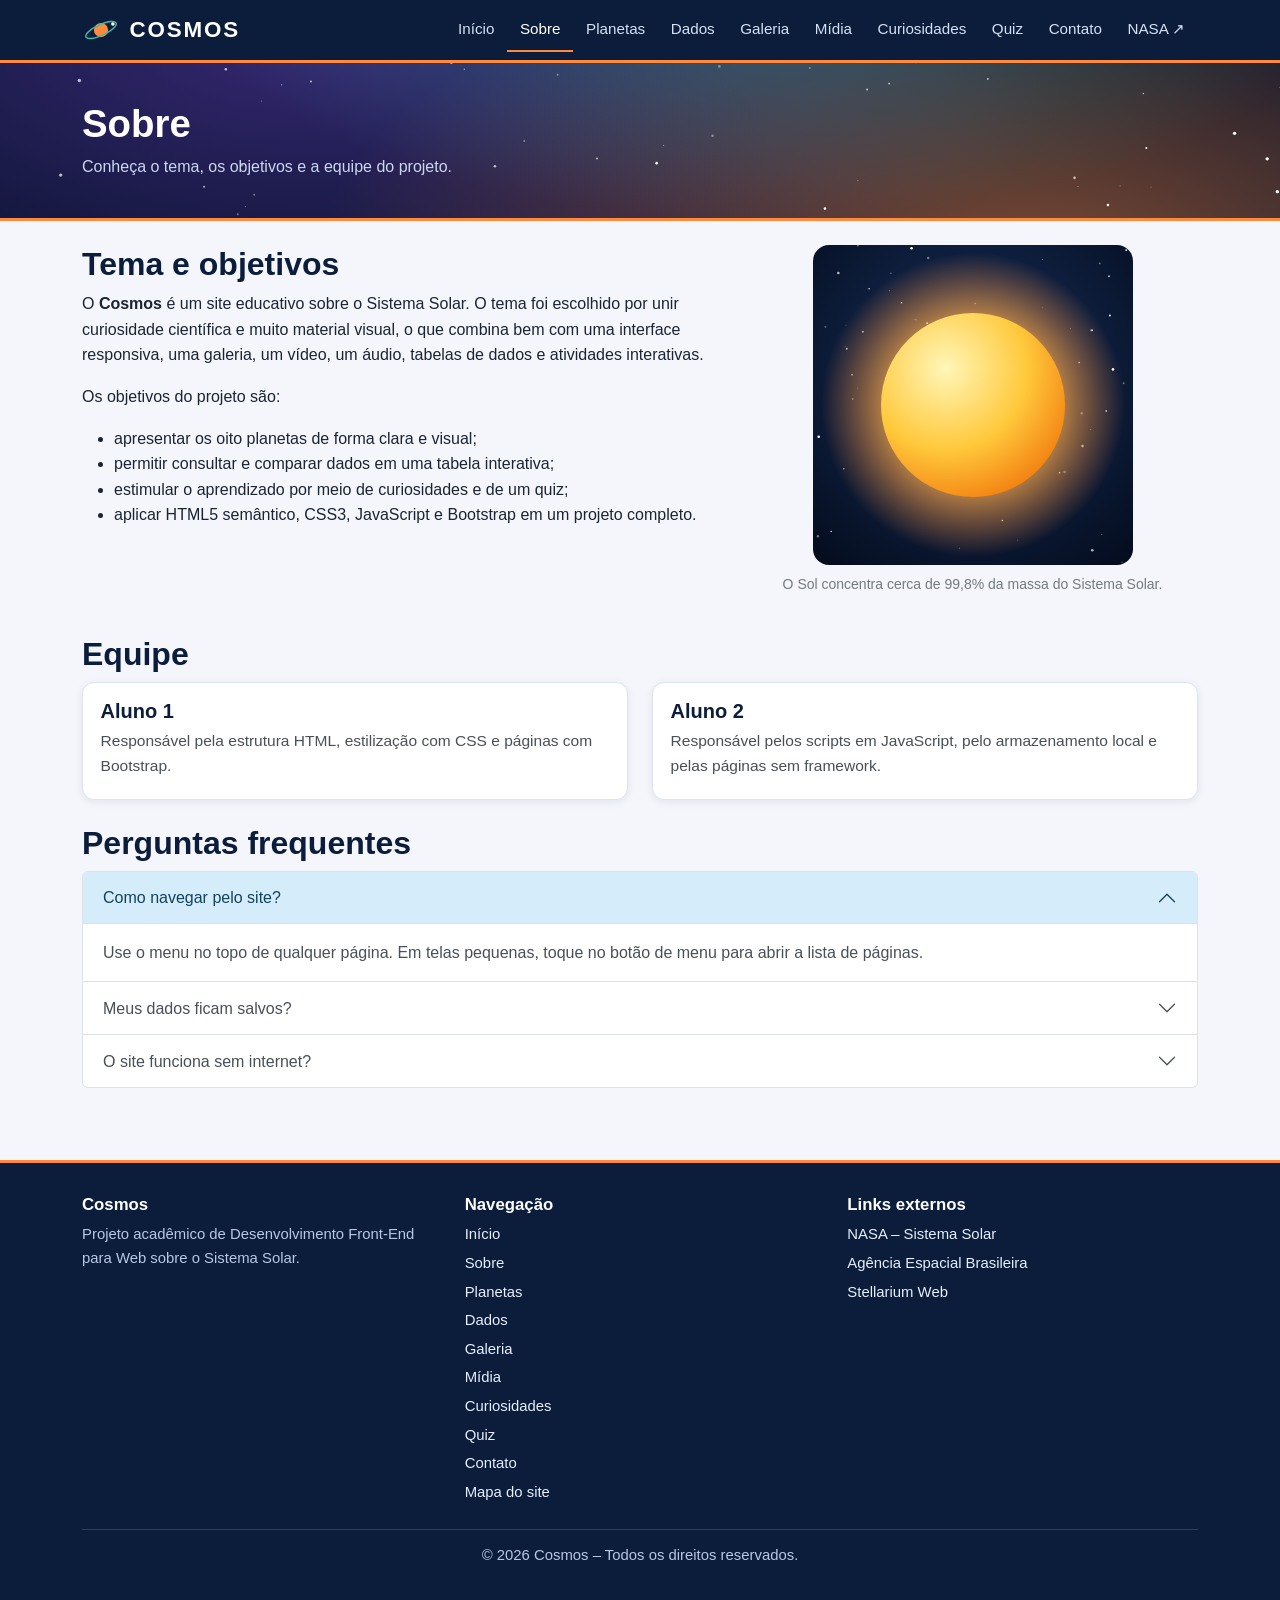
<file: sobre.html>
<!DOCTYPE html>
<html lang="pt-BR">
<head>
  <meta charset="UTF-8">
  <meta name="viewport" content="width=device-width, initial-scale=1">
  <meta name="description" content="Conheça o tema, os objetivos e a equipe do projeto.">
  <title>Sobre | Cosmos</title>
  <link rel="icon" href="img/logo.svg" type="image/svg+xml">
  <link rel="stylesheet" href="css/bootstrap.min.css">
  <link rel="stylesheet" href="css/estilo.css">
</head>
<body>
  <header class="cabecalho">
    <nav class="navbar navbar-expand-xl" aria-label="Menu principal">
      <div class="container">
        <a class="marca" href="index.html"><img src="img/logo.svg" alt="">Cosmos</a>
        <button class="navbar-toggler" type="button" data-bs-toggle="collapse" data-bs-target="#menu" aria-controls="menu" aria-expanded="false" aria-label="Abrir menu">
          <span class="navbar-toggler-icon"></span>
        </button>
        <div class="collapse navbar-collapse justify-content-end" id="menu">
          <ul class="navbar-nav">
            <li class="nav-item"><a class="menu-link" href="index.html">Início</a></li>
            <li class="nav-item"><a class="menu-link" href="sobre.html">Sobre</a></li>
            <li class="nav-item"><a class="menu-link" href="planetas.html">Planetas</a></li>
            <li class="nav-item"><a class="menu-link" href="dados.html">Dados</a></li>
            <li class="nav-item"><a class="menu-link" href="galeria.html">Galeria</a></li>
            <li class="nav-item"><a class="menu-link" href="multimidia.html">Mídia</a></li>
            <li class="nav-item"><a class="menu-link" href="curiosidades.html">Curiosidades</a></li>
            <li class="nav-item"><a class="menu-link" href="quiz.html">Quiz</a></li>
            <li class="nav-item"><a class="menu-link" href="contato.html">Contato</a></li>
            <li class="nav-item"><a class="menu-link" href="https://science.nasa.gov/solar-system/" target="_blank" rel="noopener">NASA &#8599;</a></li>
          </ul>
        </div>
      </div>
    </nav>
  </header>
  <section class="titulo-pagina">
    <div class="container">
      <h1>Sobre</h1>
      <p>Conheça o tema, os objetivos e a equipe do projeto.</p>
    </div>
  </section>
  <main class="container py-4">
    <section class="row g-4 mb-4" aria-labelledby="t-tema">
      <div class="col-lg-7">
        <h2 id="t-tema">Tema e objetivos</h2>
        <p>O <strong>Cosmos</strong> é um site educativo sobre o Sistema Solar. O tema foi escolhido por unir curiosidade científica e muito material visual, o que combina bem com uma interface responsiva, uma galeria, um vídeo, um áudio, tabelas de dados e atividades interativas.</p>
        <p>Os objetivos do projeto são:</p>
        <ul>
          <li>apresentar os oito planetas de forma clara e visual;</li>
          <li>permitir consultar e comparar dados em uma tabela interativa;</li>
          <li>estimular o aprendizado por meio de curiosidades e de um quiz;</li>
          <li>aplicar HTML5 semântico, CSS3, JavaScript e Bootstrap em um projeto completo.</li>
        </ul>
      </div>
      <div class="col-lg-5">
        <figure class="text-center">
          <img src="img/sol.svg" class="img-fluid rounded-4" style="max-width: 320px;" alt="Ilustração do Sol">
          <figcaption class="small text-muted mt-2">O Sol concentra cerca de 99,8% da massa do Sistema Solar.</figcaption>
        </figure>
      </div>
    </section>

    <section class="mb-4" aria-labelledby="t-equipe">
      <h2 id="t-equipe">Equipe</h2>
      <div class="row row-cols-1 row-cols-md-2 g-4">
        <div class="col">
          <article class="card h-100 cartao">
            <div class="card-body cartao-corpo">
              <h3 class="card-title">Aluno 1</h3>
              <p class="card-text">Responsável pela estrutura HTML, estilização com CSS e páginas com Bootstrap.</p>
            </div>
          </article>
        </div>
        <div class="col">
          <article class="card h-100 cartao">
            <div class="card-body cartao-corpo">
              <h3 class="card-title">Aluno 2</h3>
              <p class="card-text">Responsável pelos scripts em JavaScript, pelo armazenamento local e pelas páginas sem framework.</p>
            </div>
          </article>
        </div>
      </div>
    </section>

    <section aria-labelledby="t-faq">
      <h2 id="t-faq">Perguntas frequentes</h2>
      <div class="accordion" id="faq">
        <div class="accordion-item">
          <h3 class="accordion-header"><button class="accordion-button" type="button" data-bs-toggle="collapse" data-bs-target="#faq1" aria-expanded="true" aria-controls="faq1">Como navegar pelo site?</button></h3>
          <div id="faq1" class="accordion-collapse collapse show" data-bs-parent="#faq">
            <div class="accordion-body">Use o menu no topo de qualquer página. Em telas pequenas, toque no botão de menu para abrir a lista de páginas.</div>
          </div>
        </div>
        <div class="accordion-item">
          <h3 class="accordion-header"><button class="accordion-button collapsed" type="button" data-bs-toggle="collapse" data-bs-target="#faq2" aria-expanded="false" aria-controls="faq2">Meus dados ficam salvos?</button></h3>
          <div id="faq2" class="accordion-collapse collapse" data-bs-parent="#faq">
            <div class="accordion-body">Sim. Nome, mensagens do formulário, curiosidades favoritas e recorde do quiz ficam salvos no seu navegador por meio do localStorage.</div>
          </div>
        </div>
        <div class="accordion-item">
          <h3 class="accordion-header"><button class="accordion-button collapsed" type="button" data-bs-toggle="collapse" data-bs-target="#faq3" aria-expanded="false" aria-controls="faq3">O site funciona sem internet?</button></h3>
          <div id="faq3" class="accordion-collapse collapse" data-bs-parent="#faq">
            <div class="accordion-body">Sim. Todos os arquivos, inclusive o Bootstrap, estão na pasta do projeto. Só os links externos precisam de conexão.</div>
          </div>
        </div>
      </div>
    </section>
  </main>
  <footer class="rodape">
    <div class="container">
      <div class="rodape-colunas">
        <div>
          <h4>Cosmos</h4>
          <p>Projeto acadêmico de Desenvolvimento Front-End para Web sobre o Sistema Solar.</p>
        </div>
        <div>
          <h4>Navegação</h4>
          <ul>
            <li><a href="index.html">Início</a></li>
            <li><a href="sobre.html">Sobre</a></li>
            <li><a href="planetas.html">Planetas</a></li>
            <li><a href="dados.html">Dados</a></li>
            <li><a href="galeria.html">Galeria</a></li>
            <li><a href="multimidia.html">Mídia</a></li>
            <li><a href="curiosidades.html">Curiosidades</a></li>
            <li><a href="quiz.html">Quiz</a></li>
            <li><a href="contato.html">Contato</a></li>
            <li><a href="mapa-do-site.html">Mapa do site</a></li>
          </ul>
        </div>
        <div>
          <h4>Links externos</h4>
          <ul>
            <li><a href="https://science.nasa.gov/solar-system/" target="_blank" rel="noopener">NASA – Sistema Solar</a></li>
            <li><a href="https://www.gov.br/aeb" target="_blank" rel="noopener">Agência Espacial Brasileira</a></li>
            <li><a href="https://stellarium-web.org/" target="_blank" rel="noopener">Stellarium Web</a></li>
          </ul>
        </div>
      </div>
      <p class="direitos">&copy; <span id="ano-atual">2026</span> Cosmos – Todos os direitos reservados.</p>
    </div>
  </footer>
    <script src="js/bootstrap.bundle.min.js"></script>
    <script src="js/comum.js"></script>
</body>
</html>
</file>
<file: css/estilo.css>
:root {
  --azul-noite: #0b1d3a;
  --azul-medio: #16305c;
  --laranja: #ff8a3d;
  --laranja-escuro: #b8500f;
  --turquesa: #3fb8af;
  --fundo: #f4f6fb;
  --texto: #1c2433;
  --branco: #ffffff;
  --fonte-titulo: "Trebuchet MS", "Segoe UI", Tahoma, sans-serif;
  --fonte-corpo: "Segoe UI", Roboto, "Helvetica Neue", Arial, sans-serif;
}

body {
  font-family: var(--fonte-corpo);
  background-color: var(--fundo);
  color: var(--texto);
  line-height: 1.6;
}

h1, h2, h3, h4, .h1, .h2, .h3, .h4 {
  font-family: var(--fonte-titulo);
  color: var(--azul-noite);
  font-weight: 700;
}

a {
  color: var(--laranja-escuro);
}

a:hover {
  color: var(--azul-medio);
}

.cabecalho {
  background-color: var(--azul-noite);
  border-bottom: 3px solid var(--laranja);
}

.marca {
  display: flex;
  align-items: center;
  gap: 0.6rem;
  color: var(--branco);
  font-family: var(--fonte-titulo);
  font-size: 1.4rem;
  font-weight: 700;
  letter-spacing: 0.08em;
  text-decoration: none;
  text-transform: uppercase;
}

.marca:hover {
  color: var(--laranja);
}

.marca img {
  width: 38px;
  height: 38px;
}

.menu-link {
  display: block;
  color: #d6e0f5;
  padding: 0.55rem 0.8rem;
  border-radius: 6px;
  text-decoration: none;
  font-size: 0.95rem;
  transition: background-color 0.25s, color 0.25s;
}

.menu-link:hover,
.menu-link:focus {
  background-color: var(--laranja);
  color: var(--azul-noite);
}

.menu-link.ativo {
  color: var(--branco);
  border-bottom: 2px solid var(--laranja);
  border-radius: 6px 6px 0 0;
}

.navbar-toggler {
  border-color: var(--laranja);
}

.navbar-toggler-icon {
  filter: invert(1);
}

.hero {
  position: relative;
  color: var(--branco);
  background: var(--azul-noite) url("../img/fundo-hero.svg") center / cover no-repeat;
  padding: 4.5rem 0;
}

.hero h1 {
  color: var(--branco);
  font-size: clamp(2rem, 6vw, 3.4rem);
  font-weight: 800;
}

.hero p {
  max-width: 640px;
  font-size: 1.15rem;
  color: #d6e0f5;
}

.titulo-pagina {
  background: var(--azul-noite) url("../img/fundo-hero.svg") center / cover no-repeat;
  color: var(--branco);
  padding: 2.4rem 0;
  border-bottom: 3px solid var(--laranja);
}

.titulo-pagina h1 {
  color: var(--branco);
  margin: 0;
  font-size: clamp(1.7rem, 4.5vw, 2.4rem);
}

.titulo-pagina p {
  margin: 0.4rem 0 0;
  color: #cbd7ef;
}

.btn-cosmo {
  display: inline-block;
  background-color: var(--laranja);
  border: 2px solid var(--laranja);
  color: var(--azul-noite);
  font-weight: 700;
  padding: 0.6rem 1.4rem;
  border-radius: 8px;
  text-decoration: none;
  cursor: pointer;
  transition: background-color 0.25s, color 0.25s, transform 0.25s;
}

.btn-cosmo:hover,
.btn-cosmo:focus {
  background-color: transparent;
  color: var(--laranja-escuro);
  transform: translateY(-2px);
}

.btn-cosmo-claro {
  background-color: transparent;
  color: var(--branco);
  border-color: var(--branco);
}

.btn-cosmo-claro:hover,
.btn-cosmo-claro:focus {
  background-color: var(--branco);
  color: var(--azul-noite);
}

.cartao {
  background-color: var(--branco);
  border: 1px solid #dde4f2;
  border-radius: 12px;
  overflow: hidden;
  box-shadow: 0 2px 8px rgba(11, 29, 58, 0.08);
  transition: transform 0.3s, box-shadow 0.3s;
}

.cartao:hover {
  transform: translateY(-6px);
  box-shadow: 0 10px 24px rgba(11, 29, 58, 0.18);
}

.cartao img {
  display: block;
  width: 100%;
  aspect-ratio: 1 / 1;
  object-fit: cover;
  background-color: var(--azul-noite);
}

.cartao-corpo {
  padding: 1rem 1.1rem 1.3rem;
}

.cartao-corpo h3 {
  color: var(--azul-noite);
  font-size: 1.25rem;
  margin: 0 0 0.4rem;
}

.cartao-corpo p {
  margin-bottom: 0.9rem;
  font-size: 0.97rem;
}

.rodape {
  background-color: var(--azul-noite);
  color: #b9c7e6;
  border-top: 3px solid var(--laranja);
  margin-top: 3rem;
  padding: 2rem 0 1.2rem;
  font-size: 0.93rem;
}

.rodape a {
  color: #e7eefc;
  text-decoration: none;
}

.rodape a:hover {
  color: var(--laranja);
  text-decoration: underline;
}

.rodape h4 {
  color: var(--branco);
  font-size: 1.05rem;
}

.rodape ul {
  list-style: none;
  padding: 0;
  margin: 0;
}

.rodape li {
  margin-bottom: 0.3rem;
}

.direitos {
  border-top: 1px solid #25406f;
  margin-top: 1.2rem;
  padding-top: 0.9rem;
  text-align: center;
}

.destaque-numero {
  font-family: var(--fonte-titulo);
  font-size: 2.2rem;
  font-weight: 800;
  color: var(--laranja-escuro);
}

.formulario label {
  font-weight: 600;
  margin-bottom: 0.3rem;
}

.formulario input,
.formulario select,
.formulario textarea {
  width: 100%;
  padding: 0.65rem 0.8rem;
  border: 2px solid #c5d0e6;
  border-radius: 8px;
  background-color: var(--branco);
  font-family: inherit;
  font-size: 1rem;
  transition: border-color 0.25s, box-shadow 0.25s, background-color 0.25s;
}

.formulario input:hover,
.formulario select:hover,
.formulario textarea:hover {
  border-color: var(--azul-medio);
}

.formulario input:focus,
.formulario select:focus,
.formulario textarea:focus {
  outline: none;
  border-color: var(--laranja);
  box-shadow: 0 0 0 4px rgba(255, 138, 61, 0.25);
  background-color: #fffaf5;
}

.formulario select:invalid {
  color: #6b7794;
}

.formulario input:invalid:not(:placeholder-shown),
.formulario textarea:invalid:not(:placeholder-shown) {
  border-color: #d0342c;
  background-color: #fff3f2;
}

.formulario input:valid:not(:placeholder-shown),
.formulario textarea:valid:not(:placeholder-shown) {
  border-color: #2f9e57;
}

.ajuda {
  display: block;
  font-size: 0.85rem;
  color: #55627c;
  margin-top: 0.2rem;
}

.mensagem-salva {
  background-color: var(--branco);
  border-left: 5px solid var(--turquesa);
  border-radius: 8px;
  padding: 0.8rem 1rem;
  margin-bottom: 0.8rem;
  box-shadow: 0 1px 5px rgba(11, 29, 58, 0.1);
}

.mensagem-salva button {
  float: right;
  background: none;
  border: none;
  color: #b3261e;
  font-weight: 700;
  cursor: pointer;
}

.media-wrap video {
  width: 100%;
  border-radius: 12px;
  background-color: #000;
}

.media-wrap audio {
  width: 100%;
}

@media (min-width: 768px) {
  .hero {
    padding: 6rem 0;
  }
}

@media (max-width: 480px) {
  .marca {
    font-size: 1.15rem;
  }

  .hero {
    padding: 3rem 0;
  }
}

.rodape-colunas {
  display: flex;
  flex-wrap: wrap;
  gap: 2rem;
}

.rodape-colunas > div {
  flex: 1 1 220px;
}

.btn-primary,
.btn-warning {
  --bs-btn-color: #0b1d3a;
  --bs-btn-bg: #ff8a3d;
  --bs-btn-border-color: #ff8a3d;
  --bs-btn-hover-color: #0b1d3a;
  --bs-btn-hover-bg: #ffa566;
  --bs-btn-hover-border-color: #ffa566;
  --bs-btn-active-color: #0b1d3a;
  --bs-btn-active-bg: #e06a1c;
  --bs-btn-active-border-color: #e06a1c;
  --bs-btn-focus-shadow-rgb: 255, 138, 61;
}

.hero h1,
.titulo-pagina h1 {
  color: var(--branco);
}

.btn-primary,
.btn-warning {
  background-image: none;
  text-shadow: none;
}
</file>
<file: css/puro.css>
*, *::before, *::after {
  box-sizing: border-box;
}

body {
  margin: 0;
}

img {
  max-width: 100%;
}

.container-puro {
  width: 100%;
  max-width: 1140px;
  margin: 0 auto;
  padding: 0 1rem;
}

.barra {
  display: flex;
  flex-wrap: wrap;
  align-items: center;
  justify-content: space-between;
  padding: 0.7rem 0;
}

.menu-puro {
  display: none;
  flex-direction: column;
  width: 100%;
  list-style: none;
  margin: 0.6rem 0 0;
  padding: 0;
}

.menu-puro.aberto {
  display: flex;
}

.botao-menu {
  background: none;
  border: 2px solid var(--laranja);
  color: var(--branco);
  font-size: 1.3rem;
  padding: 0.1rem 0.7rem;
  border-radius: 6px;
  cursor: pointer;
}

.botao-menu:hover {
  background-color: var(--laranja);
  color: var(--azul-noite);
}

.linha-cartoes {
  display: flex;
  flex-direction: column;
  gap: 1.4rem;
}

.linha-cartoes .cartao {
  flex: 1 1 0;
  display: flex;
  flex-direction: column;
}

.linha-cartoes .cartao-corpo {
  flex: 1;
  display: flex;
  flex-direction: column;
}

.linha-cartoes .cartao-corpo p {
  flex: 1;
}

.galeria {
  display: grid;
  grid-template-columns: repeat(2, 1fr);
  gap: 0.8rem;
}

.galeria figure {
  margin: 0;
  position: relative;
  overflow: hidden;
  border-radius: 10px;
  cursor: pointer;
}

.galeria figure img {
  display: block;
  width: 100%;
  height: 100%;
  object-fit: cover;
  transition: transform 0.4s;
}

.galeria figure:hover img {
  transform: scale(1.1);
}

.galeria figcaption {
  position: absolute;
  left: 0;
  right: 0;
  bottom: 0;
  padding: 0.5rem 0.7rem;
  background: linear-gradient(transparent, rgba(5, 13, 31, 0.9));
  color: var(--branco);
  font-weight: 600;
}

.galeria .grande {
  grid-column: span 2;
  grid-row: span 2;
}

.visualizador {
  position: fixed;
  inset: 0;
  z-index: 50;
  display: none;
  align-items: center;
  justify-content: center;
  flex-direction: column;
  gap: 1rem;
  background-color: rgba(5, 13, 31, 0.92);
  padding: 1rem;
}

.visualizador.aberto {
  display: flex;
}

.visualizador img {
  max-height: 70vh;
  border-radius: 12px;
}

.visualizador p {
  color: var(--branco);
  margin: 0;
  max-width: 560px;
  text-align: center;
}

.tabela-wrap {
  overflow-x: auto;
  border-radius: 12px;
  box-shadow: 0 2px 8px rgba(11, 29, 58, 0.12);
}

.tabela {
  width: 100%;
  border-collapse: collapse;
  background-color: var(--branco);
  min-width: 620px;
}

.tabela caption {
  caption-side: bottom;
  padding: 0.7rem;
  font-size: 0.88rem;
  color: #55627c;
  text-align: left;
}

.tabela th {
  background-color: var(--azul-noite);
  color: var(--branco);
  padding: 0.8rem;
  text-align: left;
  cursor: pointer;
  user-select: none;
}

.tabela th:hover {
  background-color: var(--azul-medio);
}

.tabela td {
  padding: 0.7rem 0.8rem;
  border-bottom: 1px solid #e3e8f3;
}

.tabela tbody tr:nth-child(even) {
  background-color: #f1f4fb;
}

.tabela tbody tr:hover {
  background-color: #ffe9d8;
}

.busca {
  display: flex;
  flex-wrap: wrap;
  gap: 0.8rem;
  margin-bottom: 1rem;
}

.busca input,
.busca select {
  flex: 1 1 200px;
  padding: 0.65rem 0.8rem;
  border: 2px solid #c5d0e6;
  border-radius: 8px;
  font-size: 1rem;
  font-family: inherit;
}

.busca input:focus,
.busca select:focus {
  outline: none;
  border-color: var(--laranja);
  box-shadow: 0 0 0 4px rgba(255, 138, 61, 0.25);
}

.quiz-caixa {
  background-color: var(--branco);
  border-radius: 14px;
  padding: 1.5rem;
  box-shadow: 0 2px 10px rgba(11, 29, 58, 0.12);
}

.opcoes {
  display: flex;
  flex-direction: column;
  gap: 0.7rem;
  margin: 1.2rem 0;
}

.opcao {
  text-align: left;
  padding: 0.8rem 1rem;
  border: 2px solid #c5d0e6;
  border-radius: 10px;
  background-color: var(--branco);
  font-size: 1rem;
  font-family: inherit;
  cursor: pointer;
  transition: border-color 0.2s, background-color 0.2s;
}

.opcao:hover:not(:disabled) {
  border-color: var(--laranja);
  background-color: #fff3ea;
}

.opcao.certa {
  border-color: #2f9e57;
  background-color: #e5f7ec;
}

.opcao.errada {
  border-color: #d0342c;
  background-color: #fde9e7;
}

.progresso {
  height: 10px;
  border-radius: 6px;
  background-color: #dde4f2;
  overflow: hidden;
}

.progresso div {
  height: 100%;
  width: 0;
  background-color: var(--laranja);
  transition: width 0.4s;
}

.grade-info {
  display: grid;
  grid-template-columns: 1fr;
  gap: 1rem;
}

.info-box {
  background-color: var(--branco);
  border-radius: 12px;
  padding: 1.2rem;
  box-shadow: 0 2px 8px rgba(11, 29, 58, 0.08);
  text-align: center;
}

@media (min-width: 768px) {
  .linha-cartoes {
    flex-direction: row;
    flex-wrap: wrap;
  }

  .linha-cartoes .cartao {
    flex: 1 1 calc(50% - 1rem);
  }

  .galeria {
    grid-template-columns: repeat(4, 1fr);
    gap: 1rem;
  }

  .grade-info {
    grid-template-columns: repeat(3, 1fr);
  }
}

@media (min-width: 992px) {
  .linha-cartoes .cartao {
    flex: 1 1 calc(25% - 1.1rem);
  }
}

@media (min-width: 1200px) {
  .botao-menu {
    display: none;
  }

  .menu-puro {
    display: flex;
    flex-direction: row;
    width: auto;
    margin: 0;
    gap: 0.1rem;
  }
}

.linha-cartoes .btn-cosmo {
  align-self: flex-start;
}

.cartao-corpo p {
  margin-top: 0;
}
.galeria { margin-top: 1rem; }
</file>
